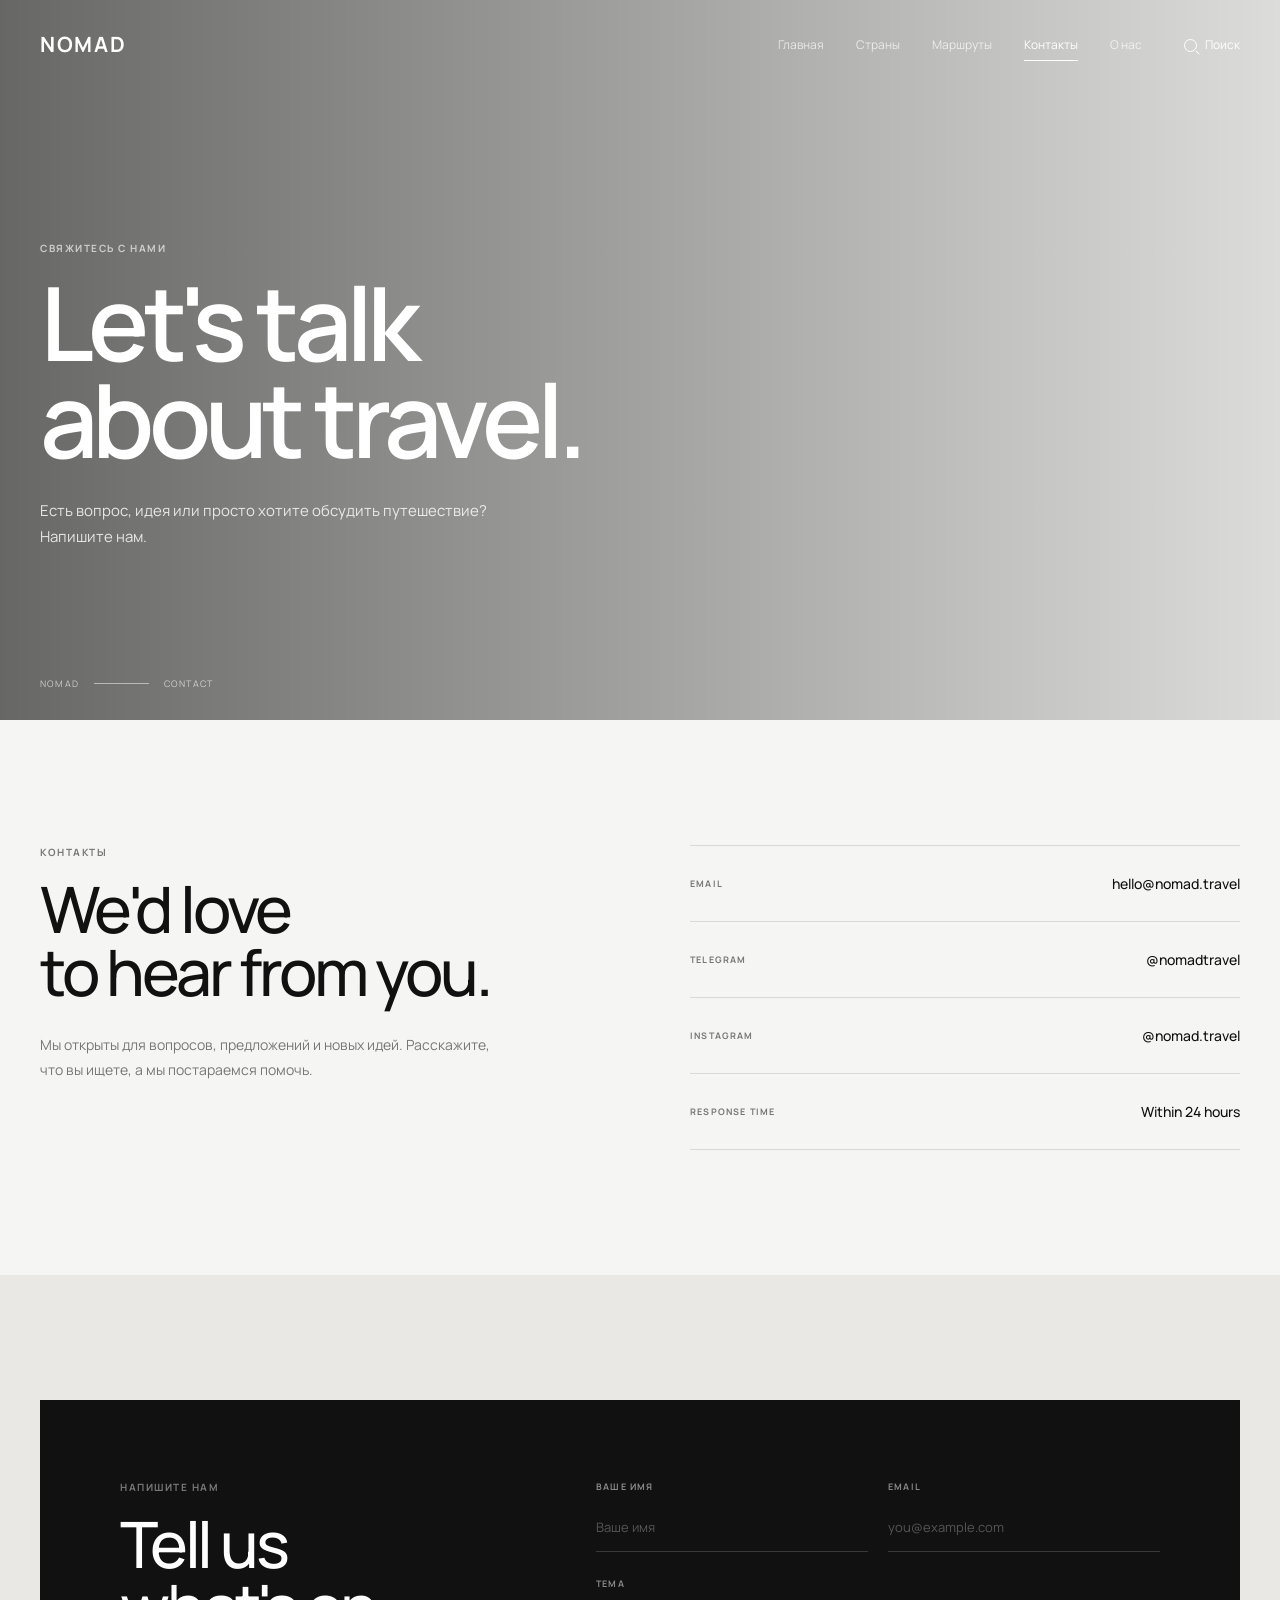
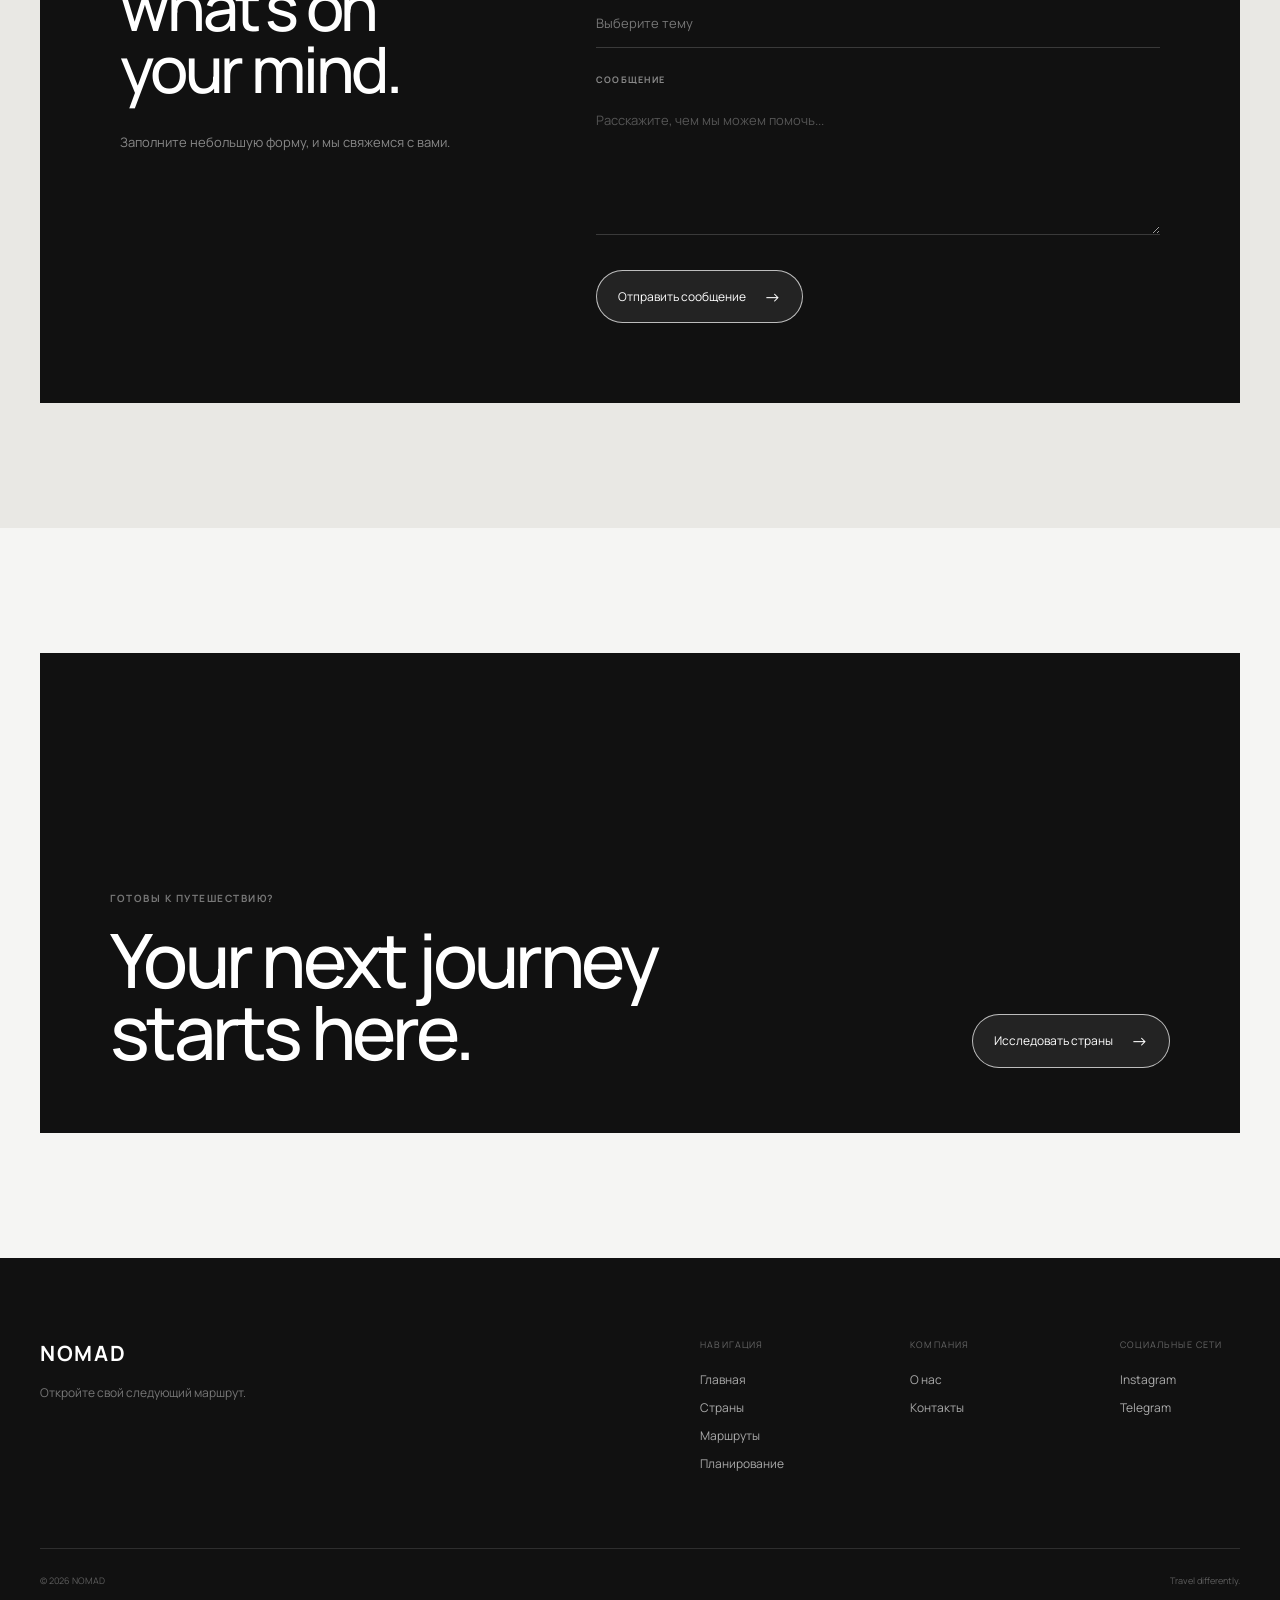
<file: contacts.html>
<!DOCTYPE html>
<html lang="ru">

<head>

    <meta charset="UTF-8">

    <meta
        name="viewport"
        content="width=device-width, initial-scale=1.0"
    >

    <meta
        name="description"
        content="NOMAD — свяжитесь с нами по вопросам путешествий, маршрутов и сотрудничества."
    >

    <title>NOMAD — Контакты</title>


    <!-- Google Font -->

    <link rel="preconnect" href="https://fonts.googleapis.com">

    <link
        rel="preconnect"
        href="https://fonts.gstatic.com"
        crossorigin
    >

    <link
        href="https://fonts.googleapis.com/css2?family=Manrope:wght@400;500;600;700&display=swap"
        rel="stylesheet"
    >


    <!-- Contacts CSS -->

    <link
        rel="stylesheet"
        href="css/contacts.css"
    >

</head>


<body>


    <!-- =========================================
         HEADER
    ========================================== -->

    <header class="header">

        <div class="container header__inner">


            <a
                href="index.html"
                class="logo"
            >
                NOMAD
            </a>


            <nav class="navigation">

                <a
                    href="index.html"
                    class="navigation__link"
                >
                    Главная
                </a>

                <a
                    href="countries.html"
                    class="navigation__link"
                >
                    Страны
                </a>

                <a
                    href="routes.html"
                    class="navigation__link"
                >
                    Маршруты
                </a>

                <a
                    href="contacts.html"
                    class="navigation__link active"
                >
                    Контакты
                </a>

                <a
                    href="about.html"
                    class="navigation__link"
                >
                    О нас
                </a>

                <a
                    href="search.html"
                    class="navigation__search"
                >
                    <span class="search-icon"></span>
                    Поиск
                </a>

            </nav>


            <!-- Mobile menu -->

            <button
                class="menu-button"
                type="button"
                aria-label="Открыть меню"
                aria-expanded="false"
            >

                <span></span>
                <span></span>
                <span></span>

            </button>

        </div>


        <!-- Mobile navigation -->

        <div class="mobile-navigation">

            <a href="index.html">
                Главная
            </a>

            <a href="countries.html">
                Страны
            </a>

            <a href="routes.html">
                Маршруты
            </a>

            <a href="contacts.html">
                Контакты
            </a>

            <a href="about.html">
                О нас
            </a>

            <a href="search.html">
                Поиск
            </a>

        </div>

    </header>



    <main>


        <!-- =========================================
             HERO
        ========================================== -->

        <section class="contact-hero">


            <div class="contact-hero__image"></div>

            <div class="contact-hero__overlay"></div>


            <div class="contact-hero__content">

                <div class="container">


                    <div class="contact-hero__text">

                        <span class="section-label">
                            СВЯЖИТЕСЬ С НАМИ
                        </span>


                        <h1>
                            Let's talk
                            <br>
                            about travel.
                        </h1>


                        <p>
                            Есть вопрос, идея или просто хотите
                            обсудить путешествие? Напишите нам.
                        </p>

                    </div>

                </div>

            </div>


            <div class="contact-hero__bottom">

                <div class="container contact-hero__bottom-inner">

                    <span>
                        NOMAD
                    </span>

                    <span class="hero-line"></span>

                    <span>
                        CONTACT
                    </span>

                </div>

            </div>


        </section>



        <!-- =========================================
             CONTACT INFORMATION
        ========================================== -->

        <section class="contact-info">

            <div class="container">


                <div class="contact-info__grid">


                    <!-- LEFT -->

                    <div class="contact-info__intro">

                        <span class="section-label">
                            КОНТАКТЫ
                        </span>


                        <h2>
                            We'd love
                            <br>
                            to hear from you.
                        </h2>


                        <p>
                            Мы открыты для вопросов, предложений
                            и новых идей. Расскажите, что вы ищете,
                            а мы постараемся помочь.
                        </p>

                    </div>



                    <!-- RIGHT -->

                    <div class="contact-details">


                        <div class="contact-detail">

                            <span class="contact-detail__label">
                                EMAIL
                            </span>

                            <a
                                href="mailto:hello@nomad.travel"
                                class="contact-detail__value"
                            >
                                hello@nomad.travel
                            </a>

                        </div>


                        <div class="contact-detail">

                            <span class="contact-detail__label">
                                TELEGRAM
                            </span>

                            <a
                                href="#"
                                class="contact-detail__value"
                            >
                                @nomadtravel
                            </a>

                        </div>


                        <div class="contact-detail">

                            <span class="contact-detail__label">
                                INSTAGRAM
                            </span>

                            <a
                                href="#"
                                class="contact-detail__value"
                            >
                                @nomad.travel
                            </a>

                        </div>


                        <div class="contact-detail">

                            <span class="contact-detail__label">
                                RESPONSE TIME
                            </span>

                            <span class="contact-detail__value">
                                Within 24 hours
                            </span>

                        </div>


                    </div>

                </div>

            </div>

        </section>



        <!-- =========================================
             CONTACT FORM
        ========================================== -->

        <section class="contact-form-section">

            <div class="container">


                <div class="contact-form-box">


                    <div class="contact-form-intro">

                        <span class="section-label">
                            НАПИШИТЕ НАМ
                        </span>


                        <h2>
                            Tell us
                            <br>
                            what's on your mind.
                        </h2>


                        <p>
                            Заполните небольшую форму,
                            и мы свяжемся с вами.
                        </p>

                    </div>



                    <form
                        class="contact-form"
                        id="contactForm"
                    >


                        <div class="form-row">


                            <div class="form-group">

                                <label for="name">
                                    Ваше имя
                                </label>

                                <input
                                    type="text"
                                    id="name"
                                    name="name"
                                    placeholder="Ваше имя"
                                    required
                                >

                            </div>


                            <div class="form-group">

                                <label for="email">
                                    Email
                                </label>

                                <input
                                    type="email"
                                    id="email"
                                    name="email"
                                    placeholder="you@example.com"
                                    required
                                >

                            </div>


                        </div>



                        <div class="form-group">

                            <label for="subject">
                                Тема
                            </label>

                            <select
                                id="subject"
                                name="subject"
                            >

                                <option value="">
                                    Выберите тему
                                </option>

                                <option value="route">
                                    Вопрос о маршруте
                                </option>

                                <option value="travel">
                                    Помощь с путешествием
                                </option>

                                <option value="cooperation">
                                    Сотрудничество
                                </option>

                                <option value="other">
                                    Другое
                                </option>

                            </select>

                        </div>



                        <div class="form-group">

                            <label for="message">
                                Сообщение
                            </label>

                            <textarea
                                id="message"
                                name="message"
                                rows="6"
                                placeholder="Расскажите, чем мы можем помочь..."
                                required
                            ></textarea>

                        </div>



                        <button
                            type="submit"
                            class="contact-form__button"
                        >

                            Отправить сообщение

                            <span>
                                →
                            </span>

                        </button>


                        <p
                            class="form-success"
                            id="formSuccess"
                        >
                            Спасибо! Ваше сообщение отправлено.
                        </p>


                    </form>

                </div>

            </div>

        </section>



        <!-- =========================================
             CTA
        ========================================== -->

        <section class="contact-cta">

            <div class="container">


                <div class="contact-cta__box">


                    <div>

                        <span class="section-label">
                            ГОТОВЫ К ПУТЕШЕСТВИЮ?
                        </span>


                        <h2>
                            Your next journey
                            <br>
                            starts here.
                        </h2>

                    </div>


                    <a
                        href="countries.html"
                        class="contact-cta__button"
                    >
                        Исследовать страны
                        <span>→</span>
                    </a>


                </div>

            </div>

        </section>


    </main>



    <!-- =========================================
         FOOTER
    ========================================== -->

    <footer class="footer">

        <div class="container">


            <div class="footer__top">


                <div class="footer__brand">

                    <a
                        href="index.html"
                        class="logo"
                    >
                        NOMAD
                    </a>


                    <p>
                        Откройте свой следующий маршрут.
                    </p>

                </div>



                <div class="footer__links">


                    <div class="footer__column">

                        <span>
                            Навигация
                        </span>

                        <a href="index.html">
                            Главная
                        </a>

                        <a href="countries.html">
                            Страны
                        </a>

                        <a href="routes.html">
                            Маршруты
                        </a>

                        <a href="plan.html">
                            Планирование
                        </a>

                    </div>



                    <div class="footer__column">

                        <span>
                            Компания
                        </span>

                        <a href="about.html">
                            О нас
                        </a>

                        <a href="contacts.html">
                            Контакты
                        </a>

                    </div>



                    <div class="footer__column">

                        <span>
                            Социальные сети
                        </span>

                        <a href="#">
                            Instagram
                        </a>

                        <a href="#">
                            Telegram
                        </a>

                    </div>


                </div>


            </div>



            <div class="footer__bottom">

                <span>
                    © 2026 NOMAD
                </span>

                <span>
                    Travel differently.
                </span>

            </div>


        </div>

    </footer>



    <!-- JavaScript -->

    <script src="js/contacts.js"></script>

</body>

</html>
</file>
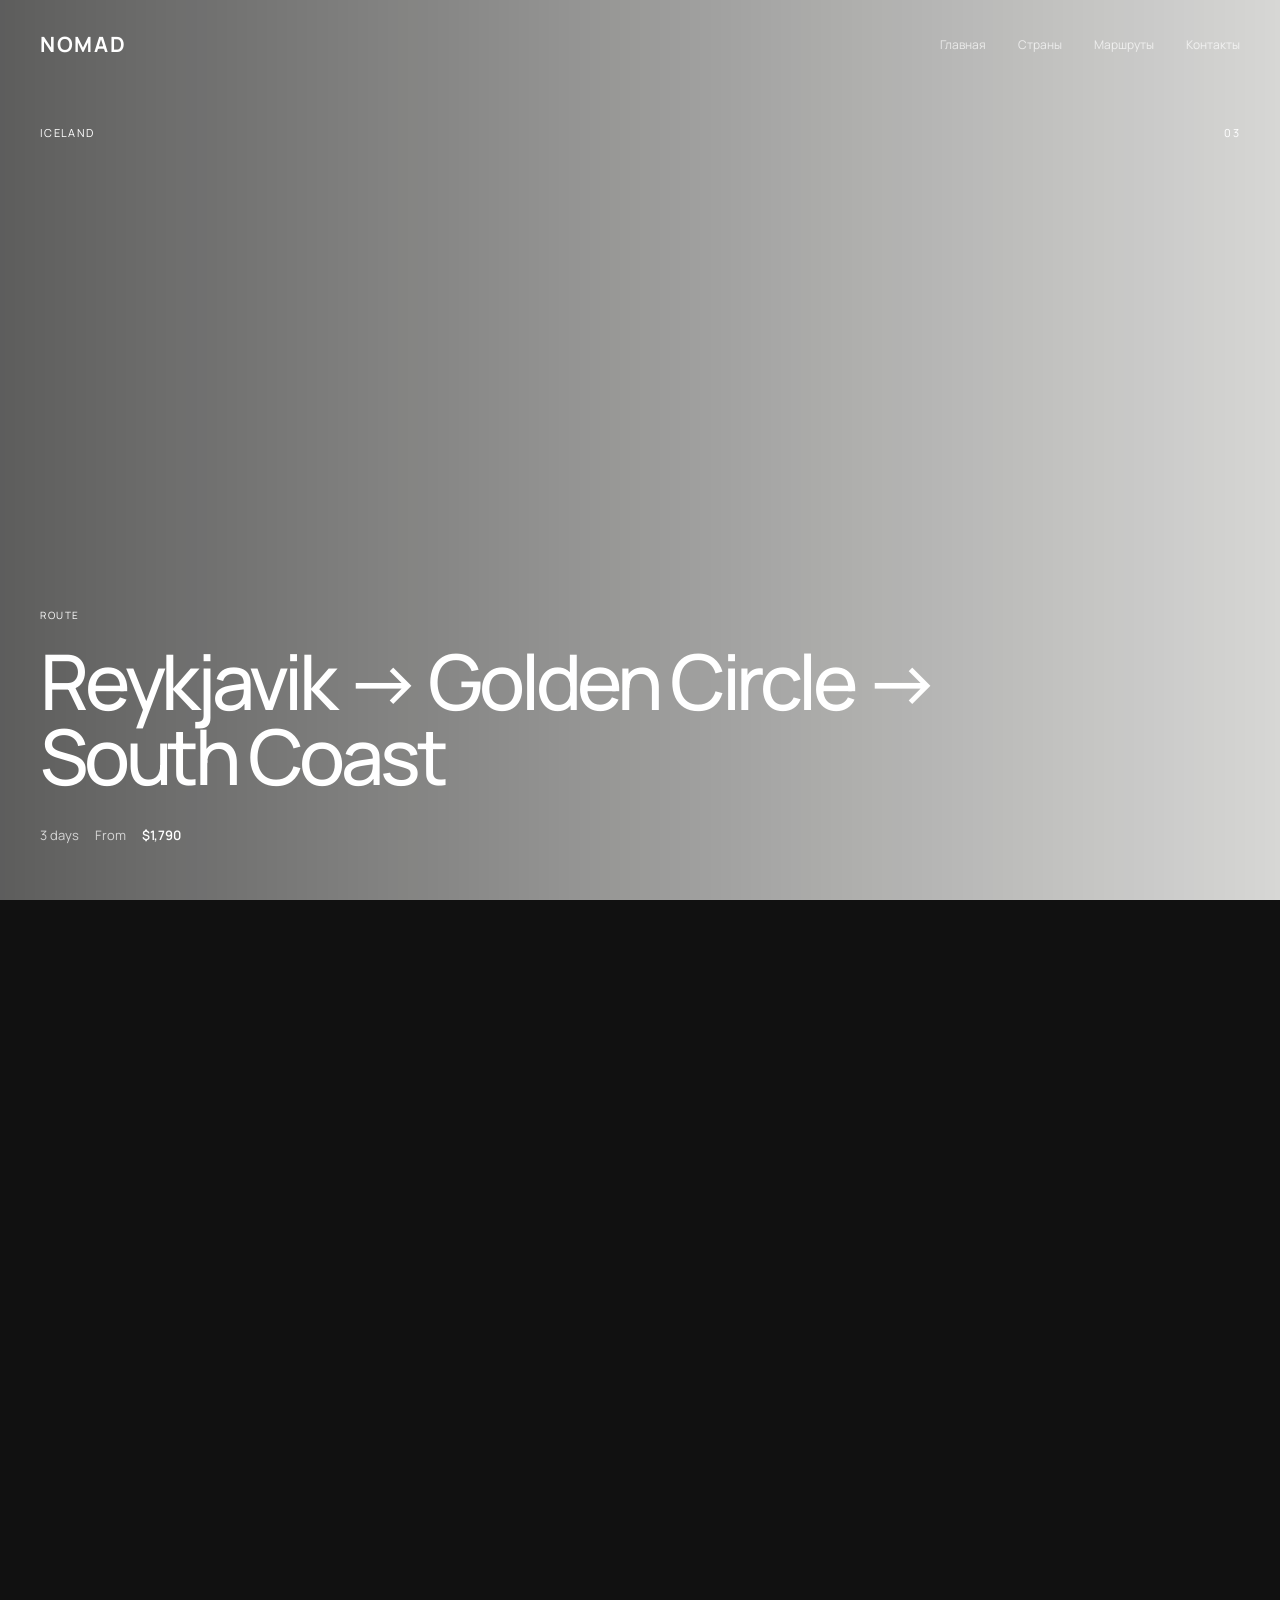
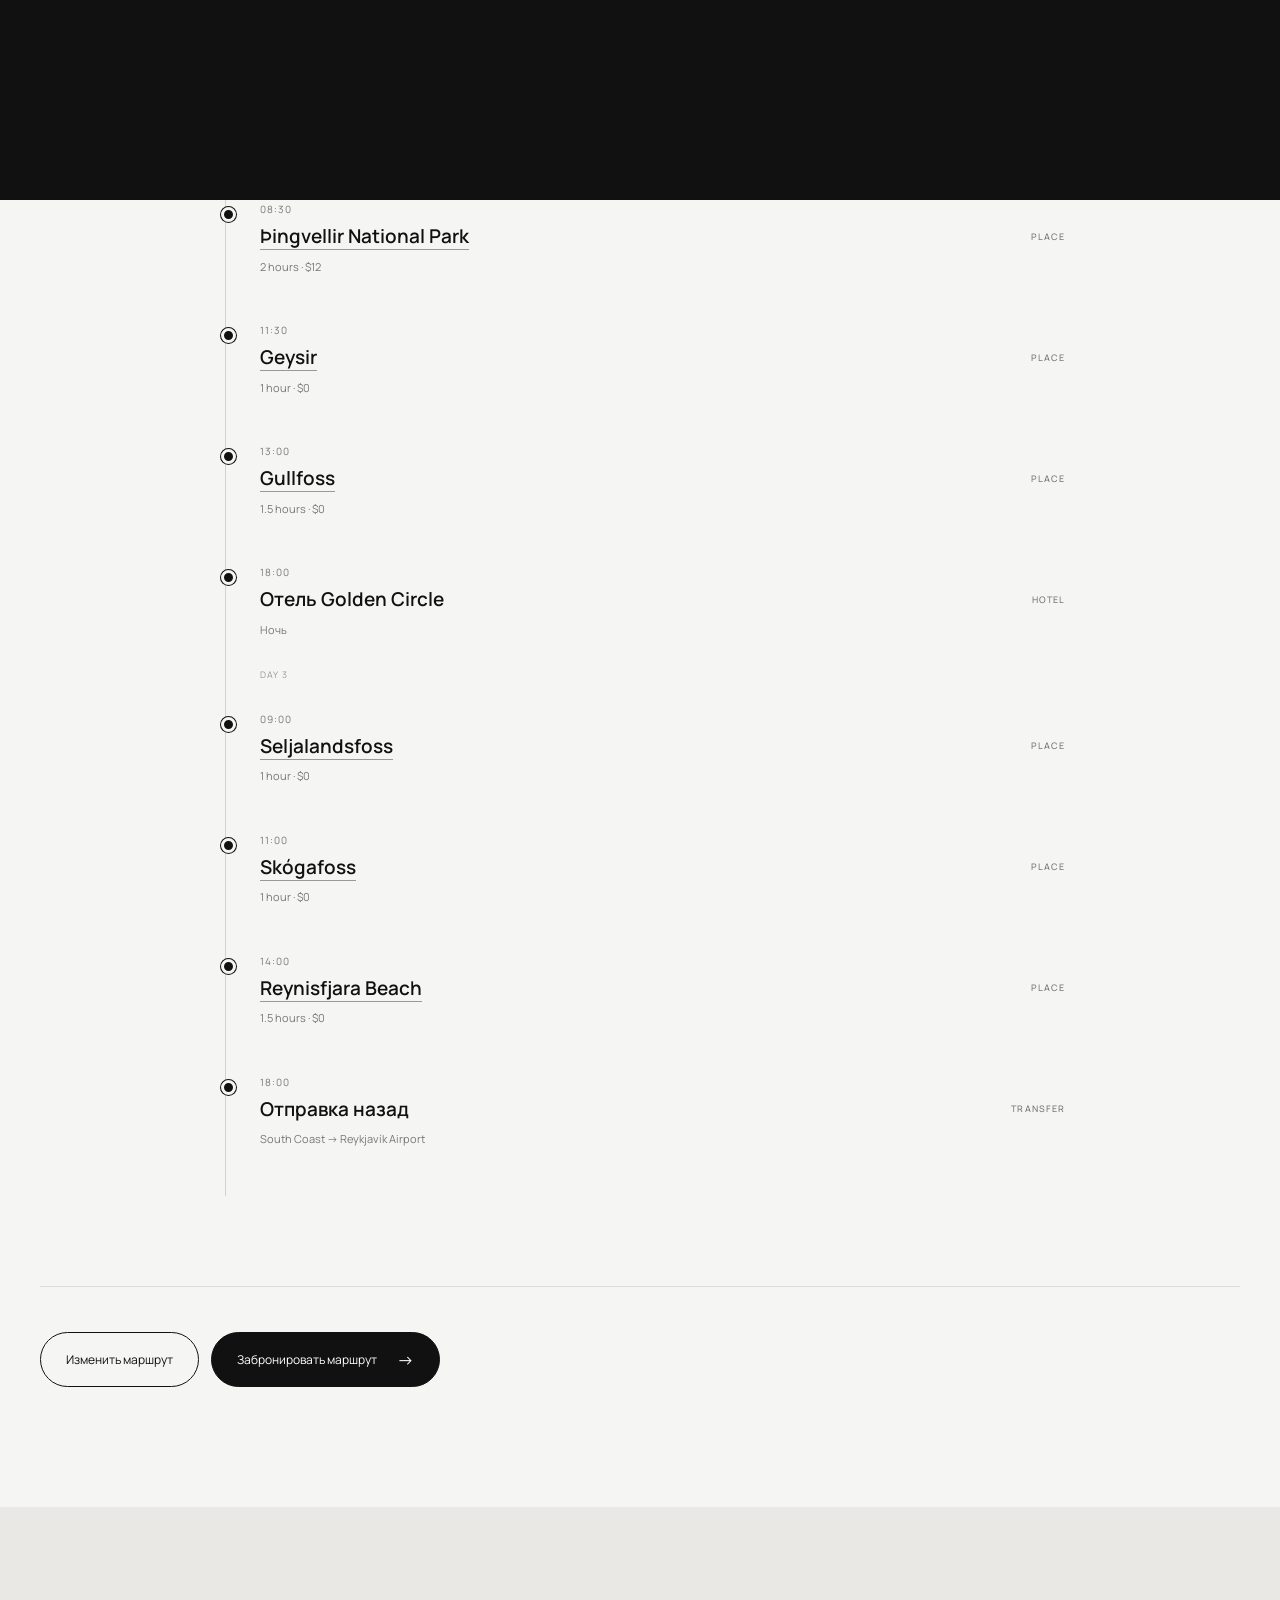
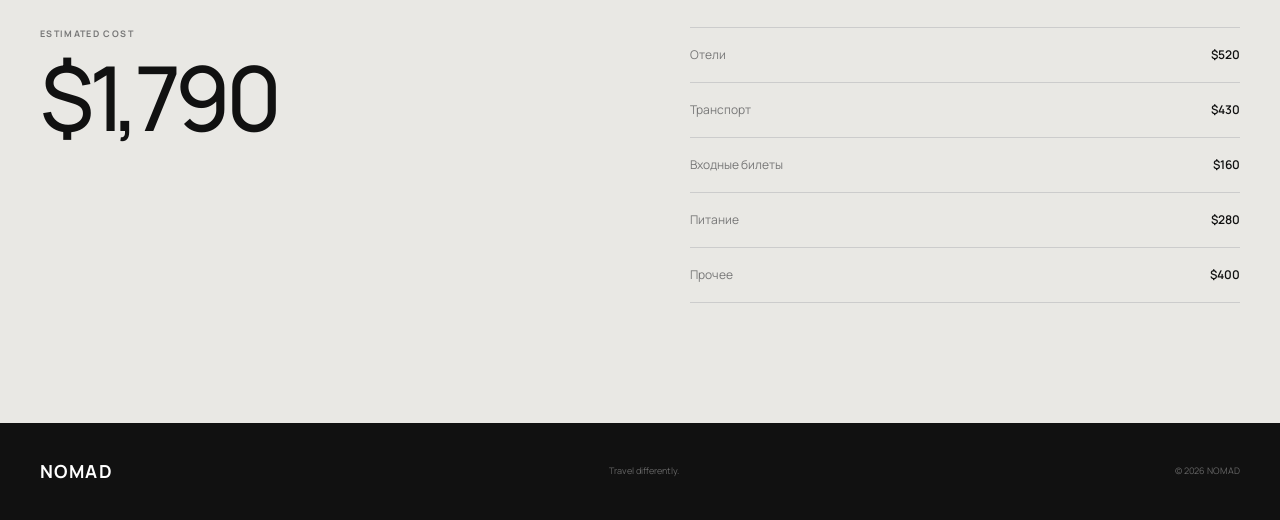
<file: iceland-route.html>
<!DOCTYPE html>
<html lang="ru">

<head>

    <meta charset="UTF-8">

    <meta
        name="viewport"
        content="width=device-width, initial-scale=1.0"
    >

    <meta
        name="description"
        content="Iceland — Reykjavik, Golden Circle и South Coast."
    >

    <title>Iceland — NOMAD</title>

    <link rel="preconnect" href="https://fonts.googleapis.com">

    <link
        rel="preconnect"
        href="https://fonts.gstatic.com"
        crossorigin
    >

    <link
        href="https://fonts.googleapis.com/css2?family=Manrope:wght@400;500;600;700&display=swap"
        rel="stylesheet"
    >

    <link
        rel="stylesheet"
        href="css/iceland-route.css"
    >

</head>


<body>


    <!-- PAGE TRANSITION -->

    <div class="page-transition"></div>


    <!-- HEADER -->

    <header class="header">

        <div class="container header__inner">

            <a
                href="index.html"
                class="logo page-link"
            >
                NOMAD
            </a>


            <nav class="navigation">

                <a
                    href="index.html"
                    class="navigation__link page-link"
                >
                    Главная
                </a>

                <a
                    href="countries.html"
                    class="navigation__link page-link"
                >
                    Страны
                </a>

                <a
                    href="routes.html"
                    class="navigation__link page-link"
                >
                    Маршруты
                </a>

                <a
                    href="contacts.html"
                    class="navigation__link page-link"
                >
                    Контакты
                </a>

            </nav>


            <button
                class="menu-button"
                type="button"
                aria-label="Открыть меню"
            >

                <span></span>
                <span></span>
                <span></span>

            </button>

        </div>


        <div class="mobile-navigation">

            <a href="index.html" class="page-link">
                Главная
            </a>

            <a href="countries.html" class="page-link">
                Страны
            </a>

            <a href="routes.html" class="page-link">
                Маршруты
            </a>

            <a href="contacts.html" class="page-link">
                Контакты
            </a>

        </div>

    </header>



    <main>


        <!-- HERO -->

        <section class="route-hero">

            <div class="route-hero__image"></div>

            <div class="route-hero__overlay"></div>


            <div class="container route-hero__content">

                <div class="route-hero__top">

                    <span>
                        Iceland
                    </span>

                    <span>
                        03
                    </span>

                </div>


                <div class="route-hero__bottom">

                    <span class="route-hero__label">
                        ROUTE
                    </span>

                    <h1>
                        Reykjavik → Golden Circle → South Coast
                    </h1>

                    <div class="route-hero__meta">

                        <span>
                            3 days
                        </span>

                        <span>
                            From
                        </span>

                        <strong>
                            $1,790
                        </strong>

                    </div>

                </div>

            </div>

        </section>



        <!-- ROUTE -->

        <section class="route-section">

            <div class="container">

                <div class="route-section__header">

                    <div>

                        <span class="section-label">
                            ITINERARY
                        </span>

                        <h2>
                            Iceland
                        </h2>

                    </div>


                    <div class="route-days">

                        <strong id="totalDays">
                            3
                        </strong>

                        <span>
                            DAYS
                        </span>

                    </div>

                </div>



                <!-- EDIT MODE -->

                <div
                    class="edit-panel"
                    id="editPanel"
                >

                    <div class="edit-panel__top">

                        <div>

                            <span class="section-label">
                                EDIT ROUTE
                            </span>

                            <h3>
                                Настройте маршрут
                            </h3>

                        </div>


                        <button
                            class="edit-close"
                            id="editClose"
                            type="button"
                        >
                            Готово
                        </button>

                    </div>


                    <div class="add-place">

                        <select id="placeSelect">

                            <option value="">
                                Выберите место
                            </option>

                        </select>


                        <button
                            id="addPlace"
                            type="button"
                        >
                            Добавить
                        </button>

                    </div>

                </div>



                <!-- TIMELINE -->

                <div
                    class="timeline"
                    id="timeline"
                >

                    <!-- JS -->
                    <!-- маршрут создаётся здесь -->

                </div>



                <!-- ACTIONS -->

                <div class="route-actions">

                    <button
                        class="route-action route-action--light"
                        id="editRoute"
                        type="button"
                    >
                        Изменить маршрут
                    </button>


                    <button
                        class="route-action route-action--dark"
                        id="bookRoute"
                        type="button"
                    >
                        Забронировать маршрут
                        <span>
                            →
                        </span>
                    </button>

                </div>

            </div>

        </section>



        <!-- PRICE -->

        <section class="price-section">

            <div class="container">

                <div class="price-section__inner">

                    <div>

                        <span class="section-label">
                            ESTIMATED COST
                        </span>

                        <h2>
                            $1,790
                        </h2>

                    </div>


                    <div class="price-list">

                        <div>
                            <span>
                                Отели
                            </span>

                            <strong>
                                $520
                            </strong>
                        </div>


                        <div>
                            <span>
                                Транспорт
                            </span>

                            <strong>
                                $430
                            </strong>
                        </div>


                        <div>
                            <span>
                                Входные билеты
                            </span>

                            <strong>
                                $160
                            </strong>
                        </div>


                        <div>
                            <span>
                                Питание
                            </span>

                            <strong>
                                $280
                            </strong>
                        </div>


                        <div>
                            <span>
                                Прочее
                            </span>

                            <strong>
                                $400
                            </strong>
                        </div>

                    </div>

                </div>

            </div>

        </section>


    </main>



    <!-- FOOTER -->

    <footer class="footer">

        <div class="container footer__inner">

            <a
                href="index.html"
                class="logo page-link"
            >
                NOMAD
            </a>

            <span>
                Travel differently.
            </span>

            <span>
                © 2026 NOMAD
            </span>

        </div>

    </footer>



    <script src="js/iceland-route.js"></script>

</body>

</html>
</file>
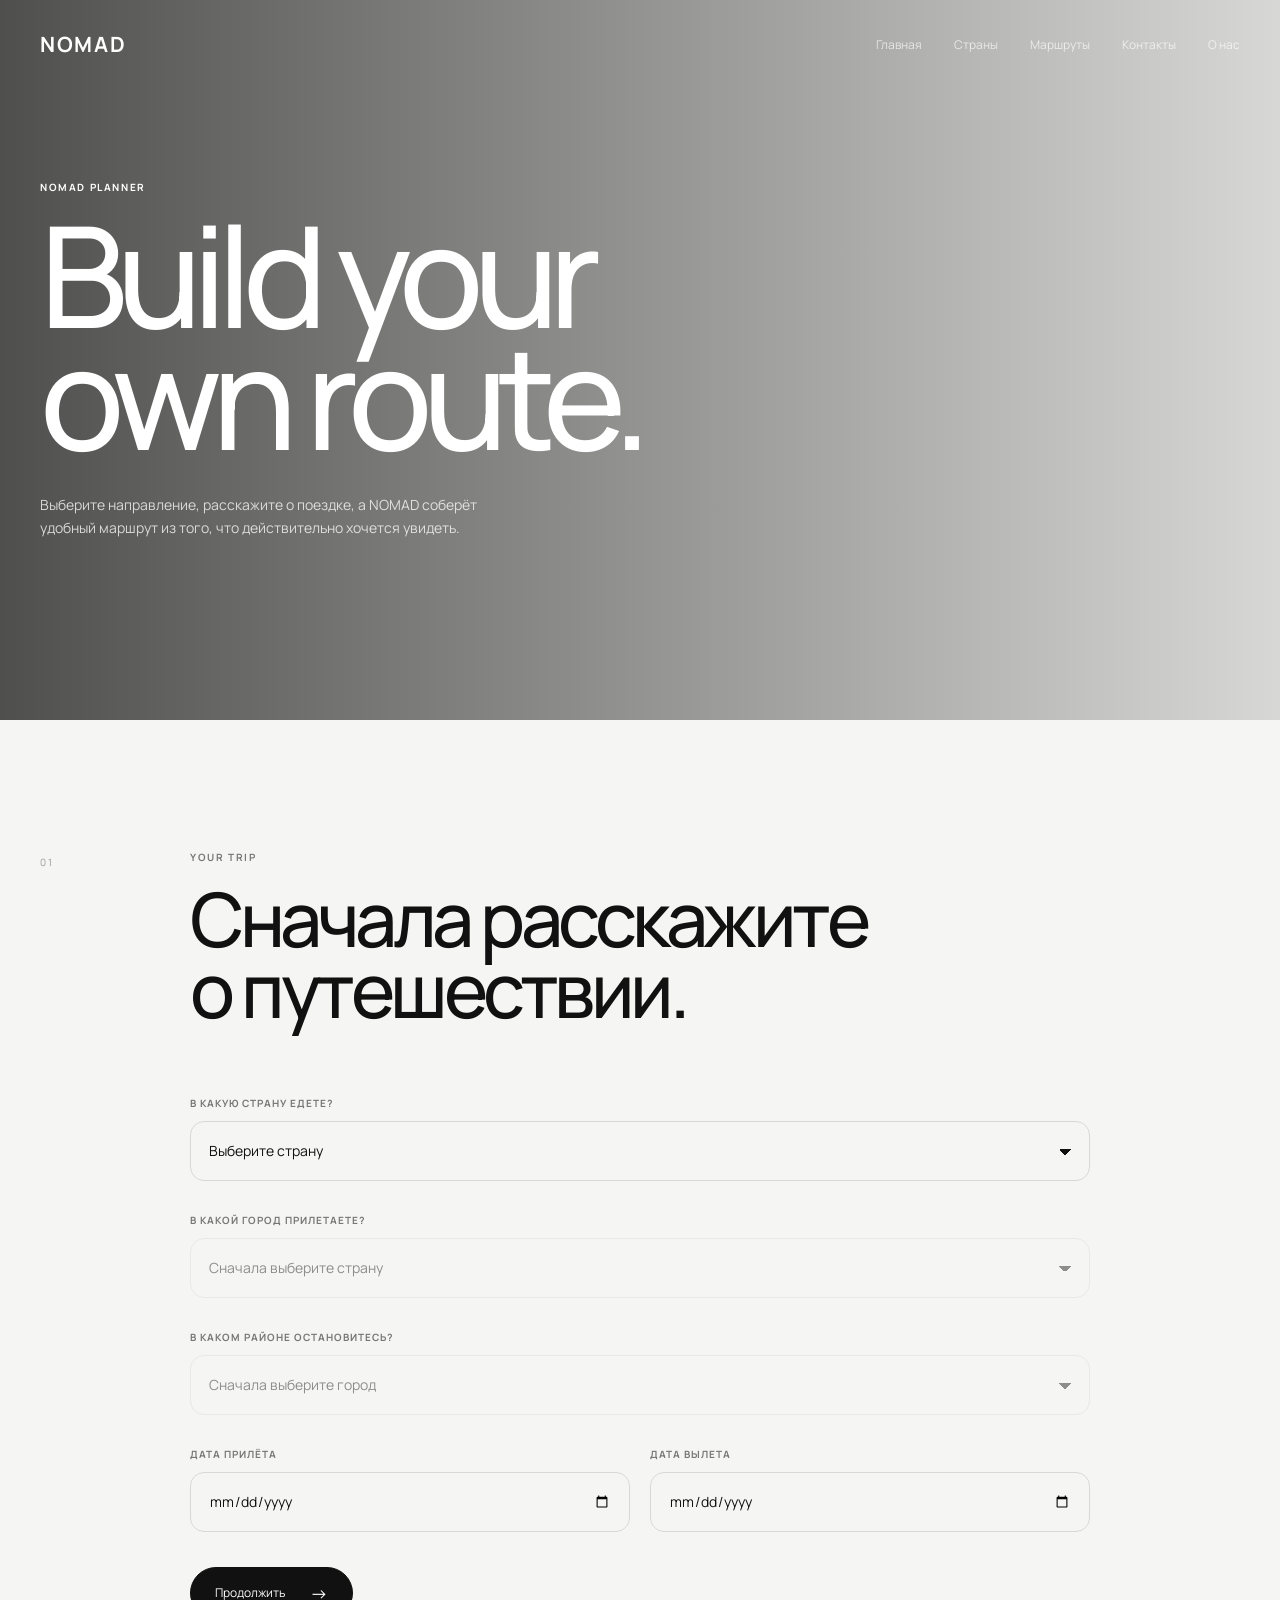
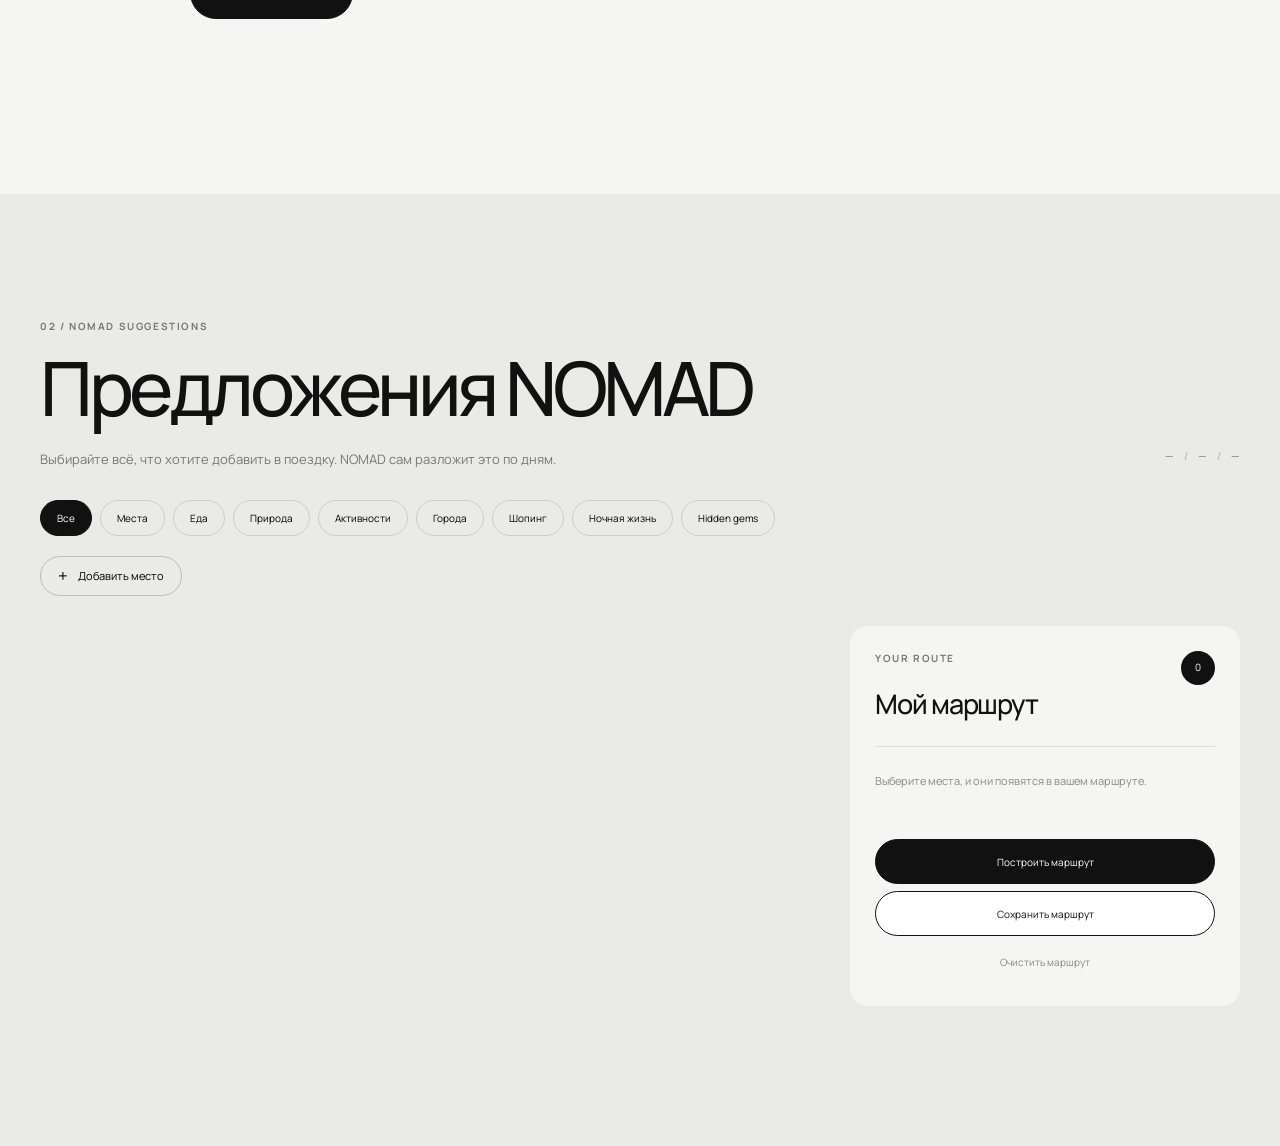
<file: planner.html>
<!DOCTYPE html>
<html lang="ru">

<head>
    <meta charset="UTF-8">

    <meta name="viewport" content="width=device-width, initial-scale=1.0">

    <meta
        name="description"
        content="NOMAD — создание персонального маршрута."
    >

    <title>Plan your trip — NOMAD</title>

    <link rel="preconnect" href="https://fonts.googleapis.com">

    <link
        rel="preconnect"
        href="https://fonts.gstatic.com"
        crossorigin
    >

    <link
        href="https://fonts.googleapis.com/css2?family=Manrope:wght@400;500;600;700&display=swap"
        rel="stylesheet"
    >

    <link rel="stylesheet" href="css/planner.css">
</head>

<body>

<header class="header">

    <div class="header__inner">

        <a href="index.html" class="logo">
            NOMAD
        </a>

        <nav class="navigation">

            <a href="index.html">Главная</a>
            <a href="countries.html">Страны</a>
            <a href="routes.html">Маршруты</a>
            <a href="contacts.html">Контакты</a>
            <a href="about.html">О нас</a>

        </nav>

        <button
            class="menu-button"
            type="button"
            aria-label="Открыть меню"
        >
            <span></span>
            <span></span>
            <span></span>
        </button>

    </div>

    <div class="mobile-navigation">

        <a href="index.html">Главная</a>
        <a href="countries.html">Страны</a>
        <a href="routes.html">Маршруты</a>
        <a href="contacts.html">Контакты</a>
        <a href="about.html">О нас</a>

    </div>

</header>


<main>

    <section class="planner-hero">

        <div class="planner-hero__content">

            <span class="eyebrow">
                NOMAD PLANNER
            </span>

            <h1>
                Build your<br>
                own route.
            </h1>

            <p>
                Выберите направление, расскажите о поездке,
                а NOMAD соберёт удобный маршрут из того,
                что действительно хочется увидеть.
            </p>

        </div>

    </section>


    <section class="setup-section">

        <div class="container">

            <div class="section-intro">

                <span class="section-number">
                    01
                </span>

                <div>

                    <span class="eyebrow dark">
                        YOUR TRIP
                    </span>

                    <h2>
                        Сначала расскажите<br>
                        о путешествии.
                    </h2>

                </div>

            </div>


            <div class="trip-form">

                <div class="form-group form-group--large">

                    <label for="country">
                        В какую страну едете?
                    </label>

                    <select id="country">

                        <option value="">
                            Выберите страну
                        </option>

                    </select>

                </div>


                <div class="form-group form-group--large">

                    <label for="city">
                        В какой город прилетаете?
                    </label>

                    <select id="city" disabled>

                        <option value="">
                            Сначала выберите страну
                        </option>

                    </select>

                </div>


                <div class="form-group form-group--large">

                    <label for="district">
                        В каком районе остановитесь?
                    </label>

                    <select id="district" disabled>

                        <option value="">
                            Сначала выберите город
                        </option>

                    </select>

                </div>


                <div class="form-row">

                    <div class="form-group">

                        <label for="arrival">
                            Дата прилёта
                        </label>

                        <input
                            type="date"
                            id="arrival"
                        >

                    </div>


                    <div class="form-group">

                        <label for="departure">
                            Дата вылета
                        </label>

                        <input
                            type="date"
                            id="departure"
                        >

                    </div>

                </div>


                <button
                    class="continue-button"
                    id="startPlanning"
                    type="button"
                >
                    Продолжить
                    <span>→</span>
                </button>


                <p
                    class="form-error"
                    id="formError"
                ></p>

            </div>

        </div>

    </section>


    <section
        class="activities-section"
        id="activitiesSection"
    >

        <div class="container">

            <div class="activities-header">

                <div>

                    <span class="eyebrow dark">
                        02 / NOMAD SUGGESTIONS
                    </span>

                    <h2>
                        Предложения NOMAD
                    </h2>

                    <p class="activities-subtitle">
                        Выбирайте всё, что хотите добавить
                        в поездку. NOMAD сам разложит это
                        по дням.
                    </p>

                </div>


                <div class="trip-summary">

                    <span id="summaryCountry">
                        —
                    </span>

                    <span class="summary-divider">
                        /
                    </span>

                    <span id="summaryCity">
                        —
                    </span>

                    <span class="summary-divider">
                        /
                    </span>

                    <span id="summaryDates">
                        —
                    </span>

                </div>

            </div>


            <div class="filters">

                <button
                    class="filter-button active"
                    data-category="all"
                    type="button"
                >
                    Все
                </button>

                <button
                    class="filter-button"
                    data-category="sightseeing"
                    type="button"
                >
                    Места
                </button>

                <button
                    class="filter-button"
                    data-category="food"
                    type="button"
                >
                    Еда
                </button>

                <button
                    class="filter-button"
                    data-category="nature"
                    type="button"
                >
                    Природа
                </button>

                <button
                    class="filter-button"
                    data-category="activity"
                    type="button"
                >
                    Активности
                </button>

                <button
                    class="filter-button"
                    data-category="city"
                    type="button"
                >
                    Города
                </button>

                <button
                    class="filter-button"
                    data-category="shopping"
                    type="button"
                >
                    Шопинг
                </button>

                <button
                    class="filter-button"
                    data-category="nightlife"
                    type="button"
                >
                    Ночная жизнь
                </button>

                <button
                    class="filter-button"
                    data-category="hidden"
                    type="button"
                >
                    Hidden gems
                </button>

            </div>


            <div class="planner-tools">

                <button
                    class="manual-place-button"
                    id="manualPlaceButton"
                    type="button"
                >
                    <span>+</span>
                    Добавить место
                </button>

                <div
                    class="manual-place-form"
                    id="manualPlaceForm"
                >

                    <input
                        type="text"
                        id="manualPlaceInput"
                        placeholder="Введите название места"
                    >

                    <select id="manualPlaceCategory">

                        <option value="sightseeing">
                            Место
                        </option>

                        <option value="food">
                            Еда
                        </option>

                        <option value="nature">
                            Природа
                        </option>

                        <option value="activity">
                            Активность
                        </option>

                        <option value="nightlife">
                            Ночная жизнь
                        </option>

                        <option value="shopping">
                            Шопинг
                        </option>

                    </select>

                    <button
                        id="addManualPlace"
                        type="button"
                    >
                        Добавить
                    </button>

                </div>

            </div>


            <div class="activities-layout">

                <div
                    class="activities-grid"
                    id="activitiesGrid"
                ></div>


                <aside class="route-panel">

                    <div class="route-panel__top">

                        <div>

                            <span class="eyebrow dark">
                                YOUR ROUTE
                            </span>

                            <h3>
                                Мой маршрут
                            </h3>

                        </div>

                        <span
                            class="route-count"
                            id="routeCount"
                        >
                            0
                        </span>

                    </div>


                    <div
                        class="route-info"
                        id="routeInfo"
                    >
                        Выберите места, и они появятся
                        в вашем маршруте.
                    </div>


                    <div
                        class="route-days"
                        id="routeDays"
                    ></div>


                    <div class="route-panel__bottom">

                        <button
                            class="optimize-button"
                            id="optimizeButton"
                            type="button"
                        >
                            Построить маршрут
                        </button>

                        <button
                            class="save-route-button"
                            id="saveRouteButton"
                            type="button"
                        >
                            Сохранить маршрут
                        </button>

                        <button
                            class="clear-button"
                            id="clearButton"
                            type="button"
                        >
                            Очистить маршрут
                        </button>

                    </div>

                </aside>

            </div>

        </div>

    </section>


    <section
        class="ready-route-section"
        id="readyRouteSection"
    >

        <div class="container">

            <div class="ready-route-header">

                <div>

                    <span class="eyebrow dark">
                        03 / YOUR JOURNEY
                    </span>

                    <h2>
                        Готовый маршрут
                    </h2>

                    <p id="readyRouteDescription">
                        —
                    </p>

                </div>

                <button
                    class="ready-save-button"
                    id="readySaveButton"
                    type="button"
                >
                    Сохранить маршрут
                </button>

            </div>


            <div
                class="ready-route-days"
                id="readyRouteDays"
            ></div>

        </div>

    </section>

</main>


<div
    class="mobile-route-bar"
    id="mobileRouteBar"
>

    <div>

        <span>
            МОЙ МАРШРУТ
        </span>

        <strong id="mobileRouteCount">
            0 мест
        </strong>

    </div>

    <button
        id="mobileRouteButton"
        type="button"
    >
        Открыть
    </button>

</div>


<div
    class="route-modal"
    id="routeModal"
    aria-hidden="true"
>

    <div class="route-modal__overlay"></div>

    <div class="route-modal__window">

        <button
            class="route-modal__close"
            id="routeModalClose"
            type="button"
        >
            ×
        </button>

        <div class="route-modal__header">

            <span class="eyebrow dark">
                YOUR JOURNEY
            </span>

            <h2>
                Ваш маршрут
            </h2>

            <p id="modalRouteDescription">
                —
            </p>

            <button
                class="modal-save-button"
                id="modalSaveButton"
                type="button"
            >
                Сохранить маршрут
            </button>

        </div>


        <div
            class="modal-route-days"
            id="modalRouteDays"
        ></div>

    </div>

</div>


<script src="js/planner.js"></script>

</body>

</html>
</file>
<file: css/contacts.css>
/* =========================================
   RESET
========================================= */

* {
    margin: 0;
    padding: 0;
    box-sizing: border-box;
}


html {
    scroll-behavior: smooth;
}


body {
    font-family: "Manrope", sans-serif;

    background: #f5f5f3;

    color: #111111;

    line-height: 1.5;

    overflow-x: hidden;
}


body.menu-open {
    overflow: hidden;
}


a {
    color: inherit;
    text-decoration: none;
}


button,
input,
textarea,
select {
    font-family: inherit;
}


button {
    cursor: pointer;
}


:root {

    --black: #111111;

    --white: #ffffff;

    --gray: #777777;

    --background: #f5f5f3;

    --light: #e9e8e4;

    --border: #d9d9d5;

    --transition: 0.35s ease;

    --container: 1320px;
}


.container {

    width:
        min(
            calc(100% - 80px),
            var(--container)
        );

    margin: 0 auto;
}



/* =========================================
   HEADER
========================================= */

.header {

    position: absolute;

    top: 0;
    left: 0;

    z-index: 100;

    width: 100%;

    color: white;
}


.header__inner {

    height: 90px;

    display: flex;

    align-items: center;

    justify-content: space-between;
}


.logo {

    font-size: 21px;

    font-weight: 700;

    letter-spacing: 0.08em;
}


.navigation {

    display: flex;

    align-items: center;

    gap: 32px;

    font-size: 12px;
}


.navigation__link {

    position: relative;

    opacity: 0.72;

    transition:
        opacity var(--transition);
}


.navigation__link:hover,
.navigation__link.active {

    opacity: 1;
}


.navigation__link::after {

    content: "";

    position: absolute;

    left: 0;
    bottom: -7px;

    width: 0;
    height: 1px;

    background: white;

    transition:
        width var(--transition);
}


.navigation__link:hover::after,
.navigation__link.active::after {

    width: 100%;
}


.navigation__search {

    display: flex;

    align-items: center;

    gap: 8px;

    margin-left: 10px;

    font-size: 12px;
}


.search-icon {

    width: 13px;
    height: 13px;

    position: relative;

    border: 1px solid white;

    border-radius: 50%;
}


.search-icon::after {

    content: "";

    position: absolute;

    right: -4px;
    bottom: -2px;

    width: 5px;
    height: 1px;

    background: white;

    transform: rotate(45deg);
}



/* =========================================
   MOBILE MENU
========================================= */

.menu-button {

    display: none;

    width: 35px;
    height: 35px;

    border: none;

    background: transparent;

    flex-direction: column;

    align-items: flex-end;

    justify-content: center;

    gap: 5px;
}


.menu-button span {

    width: 24px;
    height: 1px;

    background: white;

    transition:
        transform var(--transition),
        opacity var(--transition);
}


.menu-button span:nth-child(2) {
    width: 17px;
}


.menu-button.active span:nth-child(1) {

    transform:
        translateY(6px)
        rotate(45deg);
}


.menu-button.active span:nth-child(2) {
    opacity: 0;
}


.menu-button.active span:nth-child(3) {

    width: 24px;

    transform:
        translateY(-6px)
        rotate(-45deg);
}


.mobile-navigation {

    display: none;
}



/* =========================================
   HERO
========================================= */

.contact-hero {

    position: relative;

    height: 720px;

    color: white;

    overflow: hidden;
}


.contact-hero__image {

    position: absolute;

    inset: 0;

    background-image:
        url(
            "https://images.unsplash.com/photo-1469474968028-56623f02e42e?auto=format&fit=crop&w=2200&q=90"
        );

    background-position: center;

    background-size: cover;

    transform: scale(1.03);

    transition:
        transform 1.2s ease;
}


.contact-hero__overlay {

    position: absolute;

    inset: 0;

    background:
        linear-gradient(
            90deg,
            rgba(0,0,0,0.58),
            rgba(0,0,0,0.10)
        );
}


.contact-hero__content {

    position: relative;

    z-index: 2;

    height: 100%;

    display: flex;

    align-items: center;
}


.contact-hero__text {

    max-width: 850px;

    padding-top: 70px;
}


.section-label {

    display: block;

    margin-bottom: 18px;

    font-size: 10px;

    font-weight: 700;

    letter-spacing: 0.15em;

    text-transform: uppercase;

    color: #777;
}


.contact-hero .section-label {

    color:
        rgba(255,255,255,0.65);
}


.contact-hero h1 {

    font-size:
        clamp(58px, 8vw, 105px);

    line-height: 0.95;

    letter-spacing: -0.055em;

    font-weight: 600;
}


.contact-hero__text p {

    max-width: 500px;

    margin-top: 30px;

    font-size: 15px;

    line-height: 1.7;

    color:
        rgba(255,255,255,0.82);
}


.contact-hero__bottom {

    position: absolute;

    z-index: 3;

    left: 0;
    bottom: 30px;

    width: 100%;
}


.contact-hero__bottom-inner {

    display: flex;

    align-items: center;

    gap: 15px;

    font-size: 9px;

    text-transform: uppercase;

    letter-spacing: 0.13em;

    color:
        rgba(255,255,255,0.65);
}


.hero-line {

    width: 55px;

    height: 1px;

    background:
        rgba(255,255,255,0.5);
}



/* =========================================
   CONTACT INFO
========================================= */

.contact-info {

    padding:
        125px 0;

    background:
        var(--background);
}


.contact-info__grid {

    display: grid;

    grid-template-columns:
        1fr 1fr;

    gap: 100px;
}


.contact-info__intro h2 {

    font-size:
        clamp(42px, 5vw, 68px);

    line-height: 0.98;

    letter-spacing: -0.05em;

    font-weight: 500;
}


.contact-info__intro p {

    max-width: 470px;

    margin-top: 30px;

    font-size: 14px;

    line-height: 1.75;

    color: var(--gray);
}


.contact-details {

    border-top:
        1px solid var(--border);
}


.contact-detail {

    display: flex;

    align-items: center;

    justify-content: space-between;

    gap: 30px;

    padding:
        27px 0;

    border-bottom:
        1px solid var(--border);
}


.contact-detail__label {

    font-size: 9px;

    font-weight: 700;

    letter-spacing: 0.13em;

    color: var(--gray);
}


.contact-detail__value {

    font-size: 14px;

    font-weight: 500;

    text-align: right;

    transition:
        opacity var(--transition);
}


a.contact-detail__value:hover {

    opacity: 0.5;
}



/* =========================================
   FORM SECTION
========================================= */

.contact-form-section {

    padding:
        125px 0;

    background:
        #e9e8e4;
}


.contact-form-box {

    display: grid;

    grid-template-columns:
        0.8fr 1.2fr;

    gap: 100px;

    padding:
        80px;

    background:
        var(--black);

    color: white;
}


.contact-form-intro h2 {

    font-size:
        clamp(42px, 5vw, 65px);

    line-height: 0.98;

    letter-spacing: -0.05em;

    font-weight: 500;
}


.contact-form-intro .section-label {

    color: #777;
}


.contact-form-intro p {

    max-width: 340px;

    margin-top: 30px;

    font-size: 13px;

    line-height: 1.7;

    color: #888;
}



/* =========================================
   FORM
========================================= */

.contact-form {

    width: 100%;
}


.form-row {

    display: grid;

    grid-template-columns:
        1fr 1fr;

    gap: 20px;
}


.form-group {

    display: flex;

    flex-direction: column;

    margin-bottom: 25px;
}


.form-group label {

    margin-bottom: 9px;

    font-size: 9px;

    font-weight: 700;

    letter-spacing: 0.13em;

    text-transform: uppercase;

    color: #888;
}


.form-group input,
.form-group textarea,
.form-group select {

    width: 100%;

    padding:
        15px 0;

    border: none;

    border-bottom:
        1px solid #3a3a3a;

    outline: none;

    background: transparent;

    color: white;

    font-size: 13px;

    border-radius: 0;

    transition:
        border-color var(--transition);
}


.form-group input::placeholder,
.form-group textarea::placeholder {

    color: #555;
}


.form-group input:focus,
.form-group textarea:focus,
.form-group select:focus {

    border-bottom-color:
        white;
}


.form-group select {

    appearance: none;

    cursor: pointer;

    color: #777;

    background:
        transparent;
}


.form-group select option {

    background:
        #111111;

    color: white;
}


.form-group textarea {

    resize: vertical;

    min-height: 130px;
}


.contact-form__button {

    display: inline-flex;

    align-items: center;

    justify-content: center;

    gap: 18px;

    margin-top: 10px;

    padding:
        14px 21px;

    border:
        1px solid rgba(255,255,255,0.7);

    border-radius: 100px;

    background:
        rgba(255,255,255,0.08);

    color: white;

    font-size: 12px;

    transition:
        background var(--transition),
        color var(--transition),
        transform var(--transition);
}


.contact-form__button span {

    font-size: 17px;

    transition:
        transform var(--transition);
}


.contact-form__button:hover {

    background: white;

    color: black;

    transform:
        translateY(-2px);
}


.contact-form__button:hover span {

    transform:
        translateX(3px);
}


.form-success {

    display: none;

    margin-top: 18px;

    font-size: 12px;

    color: #aaa;
}


.form-success.show {
    display: block;
}



/* =========================================
   CTA
========================================= */

.contact-cta {

    padding:
        125px 0;

    background:
        var(--background);
}


.contact-cta__box {

    min-height: 480px;

    display: flex;

    align-items: flex-end;

    justify-content: space-between;

    gap: 60px;

    padding:
        65px 70px;

    background:
        #111111;

    color: white;
}


.contact-cta h2 {

    font-size:
        clamp(45px, 6vw, 75px);

    line-height: 0.96;

    letter-spacing: -0.05em;

    font-weight: 500;
}


.contact-cta .section-label {

    color: #777;
}


.contact-cta__button {

    flex-shrink: 0;

    display: inline-flex;

    align-items: center;

    justify-content: center;

    gap: 18px;

    padding:
        13px 21px;

    border:
        1px solid rgba(255,255,255,0.7);

    border-radius: 100px;

    background:
        rgba(255,255,255,0.08);

    font-size: 12px;

    transition:
        background var(--transition),
        color var(--transition),
        transform var(--transition);
}


.contact-cta__button span {

    font-size: 17px;

    transition:
        transform var(--transition);
}


.contact-cta__button:hover {

    background: white;

    color: black;

    transform:
        translateY(-2px);
}


.contact-cta__button:hover span {

    transform:
        translateX(3px);
}



/* =========================================
   FOOTER
========================================= */

.footer {

    padding:
        80px 0 30px;

    background:
        var(--black);

    color: white;
}


.footer__top {

    display: flex;

    justify-content: space-between;

    gap: 80px;

    padding-bottom: 75px;
}


.footer__brand p {

    margin-top: 15px;

    font-size: 12px;

    color: #777;
}


.footer__links {

    display: flex;

    gap: 90px;
}


.footer__column {

    display: flex;

    flex-direction: column;

    gap: 10px;

    min-width: 120px;
}


.footer__column span {

    margin-bottom: 10px;

    font-size: 9px;

    letter-spacing: 0.13em;

    text-transform: uppercase;

    color: #666;
}


.footer__column a {

    font-size: 12px;

    color: #aaa;

    transition:
        color var(--transition);
}


.footer__column a:hover {
    color: white;
}


.footer__bottom {

    display: flex;

    justify-content: space-between;

    padding-top: 25px;

    border-top:
        1px solid #2e2e2e;

    font-size: 9px;

    color: #5e5e5e;
}



/* =========================================
   TABLET
========================================= */

@media (max-width: 1000px) {

    .container {
        width: calc(100% - 50px);
    }


    .navigation {
        display: none;
    }


    .menu-button {
        display: flex;
    }


    .mobile-navigation {

        position: fixed;

        inset: 0;

        z-index: -1;

        display: flex;

        flex-direction: column;

        justify-content: center;

        gap: 25px;

        padding:
            100px 25px 40px;

        background:
            var(--black);

        opacity: 0;

        visibility: hidden;

        transform:
            translateY(-10px);

        transition:
            opacity var(--transition),
            visibility var(--transition),
            transform var(--transition);
    }


    .mobile-navigation.open {

        opacity: 1;

        visibility: visible;

        transform:
            translateY(0);
    }


    .mobile-navigation a {

        font-size: 34px;

        font-weight: 500;

        letter-spacing: -0.04em;
    }


    .contact-info__grid {

        grid-template-columns: 1fr;

        gap: 70px;
    }


    .contact-form-box {

        grid-template-columns: 1fr;

        gap: 60px;

        padding: 60px 50px;
    }


    .contact-cta__box {

        align-items: flex-start;

        flex-direction: column;

        justify-content: space-between;
    }


    .footer__top {
        flex-direction: column;
    }

}



/* =========================================
   MOBILE
========================================= */

@media (max-width: 650px) {

    .container {
        width: calc(100% - 30px);
    }


    .header__inner {
        height: 75px;
    }


    .logo {
        font-size: 19px;
    }


    .contact-hero {

        height: 700px;
    }


    .contact-hero__text {

        padding-top: 60px;
    }


    .contact-hero h1 {

        font-size:
            clamp(51px, 15vw, 70px);
    }


    .contact-hero__text p {

        max-width: 350px;

        margin-top: 25px;

        font-size: 14px;
    }


    .contact-info {

        padding:
            80px 0;
    }


    .contact-info__grid {

        gap: 55px;
    }


    .contact-info__intro h2 {

        font-size: 45px;
    }


    .contact-detail {

        align-items: flex-start;

        flex-direction: column;

        gap: 8px;

        padding: 22px 0;
    }


    .contact-detail__value {

        text-align: left;

        font-size: 13px;
    }


    .contact-form-section {

        padding:
            70px 0;
    }


    .contact-form-box {

        gap: 50px;

        padding:
            50px 25px;
    }


    .contact-form-intro h2 {

        font-size: 45px;
    }


    .form-row {

        grid-template-columns: 1fr;

        gap: 0;
    }


    .contact-cta {

        padding:
            70px 0;
    }


    .contact-cta__box {

        min-height: 500px;

        padding:
            50px 25px;
    }


    .contact-cta h2 {

        font-size: 48px;
    }


    .footer {

        padding:
            65px 0 25px;
    }


    .footer__top {

        padding-bottom: 55px;
    }


    .footer__links {

        display: grid;

        grid-template-columns:
            1fr 1fr;

        gap: 40px 20px;
    }


    .footer__column:last-child {

        grid-column:
            span 2;
    }


    .footer__bottom {

        flex-direction: column;

        gap: 10px;
    }

}



/* =========================================
   SMALL PHONES
========================================= */

@media (max-width: 400px) {

    .contact-hero {

        height: 650px;
    }


    .contact-hero h1 {
        font-size: 49px;
    }


    .contact-info__intro h2,
    .contact-form-intro h2 {
        font-size: 42px;
    }


    .contact-cta h2 {
        font-size: 45px;
    }

}
</file>
<file: css/iceland-route.css>
* {
    margin: 0;
    padding: 0;
    box-sizing: border-box;
}


:root {

    --black: #111111;
    --white: #ffffff;
    --gray: #777777;
    --light: #f5f5f3;
    --border: #ddddda;

    --container: 1320px;

    --transition: 0.35s ease;
}


html {
    scroll-behavior: smooth;
}


body {

    font-family: "Manrope", sans-serif;

    background: var(--light);

    color: var(--black);

    line-height: 1.5;

    overflow-x: hidden;

    opacity: 0;

    animation:
        pageEnter 0.8s ease forwards;
}


@keyframes pageEnter {

    from {
        opacity: 0;
    }

    to {
        opacity: 1;
    }
}


body.leaving {

    animation:
        pageLeave 0.55s ease forwards;
}


@keyframes pageLeave {

    from {
        opacity: 1;
    }

    to {
        opacity: 0;
    }
}


a {
    color: inherit;
    text-decoration: none;
}


button,
select {

    font-family: inherit;
}


button {
    cursor: pointer;
}


.container {

    width:
        min(
            calc(100% - 80px),
            var(--container)
        );

    margin: 0 auto;
}



/* PAGE TRANSITION */

.page-transition {

    position: fixed;

    inset: 0;

    z-index: 9999;

    background: var(--black);

    pointer-events: none;

    transform:
        translateY(100%);

    transition:
        transform 0.65s cubic-bezier(.76,0,.24,1);
}


.page-transition.active {

    transform:
        translateY(0);
}



/* HEADER */

.header {

    position: absolute;

    top: 0;
    left: 0;

    width: 100%;

    z-index: 100;

    color: white;
}


.header__inner {

    height: 90px;

    display: flex;

    align-items: center;

    justify-content: space-between;
}


.logo {

    font-size: 21px;

    font-weight: 700;

    letter-spacing: 0.08em;
}


.navigation {

    display: flex;

    align-items: center;

    gap: 32px;

    font-size: 12px;
}


.navigation__link {

    opacity: 0.7;

    transition:
        opacity var(--transition);
}


.navigation__link:hover {

    opacity: 1;
}


.menu-button {

    display: none;

    border: none;

    background: transparent;

    width: 35px;
    height: 35px;

    flex-direction: column;

    align-items: flex-end;

    justify-content: center;

    gap: 5px;
}


.menu-button span {

    width: 24px;
    height: 1px;

    background: white;
}


.mobile-navigation {

    display: none;
}



/* HERO */

.route-hero {

    position: relative;

    height: 100vh;

    min-height: 700px;

    color: white;

    overflow: hidden;
}


.route-hero__image {

    position: absolute;

    inset: 0;

    background-image:
        url(
            "https://images.unsplash.com/photo-1504829857797-ddff29c27927?auto=format&fit=crop&w=2400&q=90"
        );

    background-size: cover;

    background-position: center;

    transform:
        scale(1.06);

    animation:
        heroImage 1.4s cubic-bezier(.2,.8,.2,1)
        forwards;
}


@keyframes heroImage {

    from {
        transform: scale(1.06);
    }

    to {
        transform: scale(1);
    }
}


.route-hero__overlay {

    position: absolute;

    inset: 0;

    background:
        linear-gradient(
            90deg,
            rgba(0,0,0,0.62),
            rgba(0,0,0,0.12)
        );
}


.route-hero__content {

    position: relative;

    z-index: 2;

    height: 100%;

    display: flex;

    flex-direction: column;

    justify-content: space-between;

    padding-top: 125px;

    padding-bottom: 55px;
}


.route-hero__top {

    display: flex;

    justify-content: space-between;

    font-size: 11px;

    letter-spacing: 0.12em;

    text-transform: uppercase;

    opacity: 0;

    animation:
        revealUp 0.8s ease 0.3s
        forwards;
}


.route-hero__bottom {

    max-width: 1000px;

    opacity: 0;

    animation:
        revealUp 0.9s ease 0.45s
        forwards;
}


@keyframes revealUp {

    from {

        opacity: 0;

        transform:
            translateY(35px);
    }

    to {

        opacity: 1;

        transform:
            translateY(0);
    }
}


.route-hero__label {

    display: block;

    margin-bottom: 20px;

    font-size: 10px;

    letter-spacing: 0.15em;
}


.route-hero h1 {

    max-width: 1000px;

    font-size:
        clamp(48px, 6vw, 86px);

    line-height: 0.98;

    letter-spacing: -0.055em;

    font-weight: 500;
}


.route-hero__meta {

    display: flex;

    align-items: center;

    gap: 16px;

    margin-top: 32px;

    font-size: 13px;

    color:
        rgba(255,255,255,0.72);
}


.route-hero__meta strong {

    color: white;

    font-weight: 600;
}



/* ROUTE SECTION */

.route-section {

    padding: 130px 0 120px;

    background: var(--light);
}


.route-section__header {

    display: flex;

    align-items: flex-end;

    justify-content: space-between;

    padding-bottom: 65px;

    border-bottom:
        1px solid var(--border);
}


.section-label {

    display: block;

    margin-bottom: 12px;

    font-size: 9px;

    font-weight: 700;

    letter-spacing: 0.15em;

    color: var(--gray);
}


.route-section h2 {

    font-size:
        clamp(45px, 5vw, 70px);

    font-weight: 500;

    letter-spacing: -0.05em;
}


.route-days {

    display: flex;

    flex-direction: column;

    align-items: flex-end;

    line-height: 1;
}


.route-days strong {

    font-size: 42px;

    font-weight: 500;
}


.route-days span {

    margin-top: 6px;

    font-size: 9px;

    letter-spacing: 0.15em;

    color: var(--gray);
}



/* EDIT PANEL */

.edit-panel {

    max-height: 0;

    overflow: hidden;

    opacity: 0;

    transition:
        max-height 0.5s ease,
        opacity 0.35s ease,
        padding 0.5s ease;
}


.edit-panel.open {

    max-height: 300px;

    padding:
        45px 0;

    opacity: 1;
}


.edit-panel__top {

    display: flex;

    justify-content: space-between;

    align-items: flex-end;

    margin-bottom: 25px;
}


.edit-panel h3 {

    font-size: 24px;

    font-weight: 500;
}


.edit-close {

    border: none;

    background: none;

    border-bottom:
        1px solid var(--black);

    padding-bottom: 4px;

    font-size: 12px;
}


.add-place {

    display: flex;

    gap: 10px;
}


.add-place select {

    flex: 1;

    height: 50px;

    padding:
        0 15px;

    border:
        1px solid var(--border);

    background: white;

    font-size: 12px;
}


.add-place button {

    width: 130px;

    border: none;

    background: var(--black);

    color: white;

    font-size: 12px;
}



/* TIMELINE */

.timeline {

    position: relative;

    width: min(850px, 100%);

    margin: 75px auto 0;

    padding-left: 45px;
}


.timeline::before {

    content: "";

    position: absolute;

    top: 0;
    bottom: 0;

    left: 10px;

    width: 1px;

    background:
        #d2d2ce;
}


.timeline-item {

    position: relative;

    padding-bottom: 48px;

    opacity: 0;

    transform:
        translateY(20px);

    animation:
        itemReveal 0.55s ease forwards;
}


@keyframes itemReveal {

    to {

        opacity: 1;

        transform:
            translateY(0);
    }
}


.timeline-item::before {

    content: "";

    position: absolute;

    left: -39px;

    top: 5px;

    width: 9px;
    height: 9px;

    border-radius: 50%;

    background: var(--black);

    border:
        3px solid var(--light);

    box-shadow:
        0 0 0 1px var(--black);
}


.timeline-item__time {

    margin-bottom: 5px;

    font-size: 10px;

    letter-spacing: 0.1em;

    color: var(--gray);
}


.timeline-item__title {

    display: flex;

    align-items: center;

    justify-content: space-between;

    gap: 20px;

    font-size: 19px;

    font-weight: 600;
}


.timeline-item__title a {

    border-bottom:
        1px solid #999;

    transition:
        opacity var(--transition);
}


.timeline-item__title a:hover {

    opacity: 0.5;
}


.timeline-item__type {

    font-size: 9px;

    letter-spacing: 0.12em;

    text-transform: uppercase;

    color: var(--gray);

    font-weight: 500;
}


.timeline-item__meta {

    display: flex;

    gap: 20px;

    margin-top: 8px;

    font-size: 11px;

    color: var(--gray);
}


.timeline-item__remove {

    display: none;

    border: none;

    background: none;

    color: #999;

    font-size: 11px;
}


.editing .timeline-item__remove {

    display: block;
}


.editing .timeline-item {

    padding-right: 60px;
}


.editing .timeline-item__remove:hover {

    color: black;
}


.timeline-divider {

    position: relative;

    margin:
        -18px 0 30px -45px;

    padding-left: 45px;

    font-size: 9px;

    letter-spacing: 0.12em;

    text-transform: uppercase;

    color: #999;
}



/* ACTIONS */

.route-actions {

    display: flex;

    gap: 12px;

    margin-top: 90px;

    padding-top: 45px;

    border-top:
        1px solid var(--border);
}


.route-action {

    height: 55px;

    padding:
        0 25px;

    border-radius: 100px;

    font-size: 12px;

    transition:
        transform var(--transition),
        background var(--transition),
        color var(--transition);
}


.route-action:hover {

    transform:
        translateY(-2px);
}


.route-action--light {

    border:
        1px solid var(--black);

    background: transparent;

    color: var(--black);
}


.route-action--light:hover {

    background: var(--black);

    color: white;
}


.route-action--dark {

    display: flex;

    align-items: center;

    gap: 20px;

    border:
        1px solid var(--black);

    background: var(--black);

    color: white;
}


.route-action--dark span {

    font-size: 17px;
}



/* PRICE */

.price-section {

    padding: 120px 0;

    background: #e9e8e4;
}


.price-section__inner {

    display: grid;

    grid-template-columns:
        1fr 1fr;

    gap: 100px;
}


.price-section h2 {

    font-size:
        clamp(55px, 7vw, 95px);

    line-height: 1;

    font-weight: 500;

    letter-spacing: -0.06em;
}


.price-list {

    border-top:
        1px solid #ccc;
}


.price-list div {

    display: flex;

    justify-content: space-between;

    padding:
        18px 0;

    border-bottom:
        1px solid #ccc;

    font-size: 12px;
}


.price-list span {

    color: var(--gray);
}


.price-list strong {

    font-weight: 600;
}



/* FOOTER */

.footer {

    padding:
        35px 0;

    background: var(--black);

    color: white;
}


.footer__inner {

    display: flex;

    align-items: center;

    justify-content: space-between;

    font-size: 9px;

    color: #666;
}


.footer .logo {

    color: white;

    font-size: 18px;
}



/* TABLET */

@media (max-width: 1000px) {

    .container {

        width:
            calc(100% - 50px);
    }


    .navigation {

        display: none;
    }


    .menu-button {

        display: flex;
    }


    .mobile-navigation {

        position: fixed;

        inset: 0;

        display: flex;

        flex-direction: column;

        justify-content: center;

        gap: 25px;

        padding: 40px;

        background: var(--black);

        opacity: 0;

        visibility: hidden;

        transition:
            opacity var(--transition),
            visibility var(--transition);
    }


    .mobile-navigation.open {

        opacity: 1;

        visibility: visible;
    }


    .mobile-navigation a {

        color: white;

        font-size: 34px;

        font-weight: 500;
    }


    .price-section__inner {

        grid-template-columns: 1fr;

        gap: 60px;
    }

}



/* MOBILE */

@media (max-width: 650px) {

    .container {

        width:
            calc(100% - 30px);
    }


    .header__inner {

        height: 75px;
    }


    .route-hero {

        min-height: 720px;

        height: 100svh;
    }


    .route-hero__content {

        padding-top: 105px;

        padding-bottom: 35px;
    }


    .route-hero h1 {

        font-size:
            clamp(40px, 11vw, 58px);
    }


    .route-hero__meta {

        margin-top: 24px;
    }


    .route-section {

        padding:
            80px 0;
    }


    .route-section__header {

        padding-bottom: 40px;
    }


    .route-section h2 {

        font-size: 44px;
    }


    .timeline {

        margin-top: 55px;

        padding-left: 32px;
    }


    .timeline::before {

        left: 5px;
    }


    .timeline-item::before {

        left: -34px;
    }


    .timeline-item__title {

        display: block;

        font-size: 16px;
    }


    .timeline-item__type {

        display: block;

        margin-top: 5px;
    }


    .timeline-item__meta {

        flex-direction: column;

        gap: 3px;
    }


    .route-actions {

        flex-direction: column;

        margin-top: 55px;
    }


    .route-action {

        width: 100%;
    }


    .price-section {

        padding:
            80px 0;
    }


    .footer__inner {

        flex-direction: column;

        align-items: flex-start;

        gap: 12px;
    }

}
</file>
<file: css/planner.css>
* {
    margin: 0;
    padding: 0;
    box-sizing: border-box;
}

html {
    scroll-behavior: smooth;
}

body {
    font-family: "Manrope", sans-serif;
    background: #f5f5f3;
    color: #111;
    line-height: 1.5;
    overflow-x: hidden;
}

body.modal-open,
body.menu-open {
    overflow: hidden;
}

button,
select,
input {
    font-family: inherit;
}

button {
    cursor: pointer;
}

a {
    color: inherit;
    text-decoration: none;
}

:root {
    --black: #111;
    --white: #fff;
    --gray: #777;
    --border: #d9d9d4;
    --background: #f5f5f3;
    --section: #eaeae6;
    --container: 1320px;
    --transition: .35s ease;
}

.container {
    width: min(calc(100% - 80px), var(--container));
    margin: 0 auto;
}


/* HEADER */

.header {
    position: absolute;
    inset: 0 0 auto;
    z-index: 100;
    color: white;
}

.header__inner {
    width: min(calc(100% - 80px), var(--container));
    height: 90px;
    margin: auto;

    display: flex;
    align-items: center;
    justify-content: space-between;
}

.logo {
    font-size: 21px;
    font-weight: 700;
    letter-spacing: .08em;
}

.navigation {
    display: flex;
    gap: 32px;
    font-size: 12px;
}

.navigation a {
    opacity: .7;
    transition: var(--transition);
}

.navigation a:hover {
    opacity: 1;
}

.menu-button {
    display: none;
    width: 35px;
    height: 35px;
    border: none;
    background: transparent;
    flex-direction: column;
    align-items: flex-end;
    justify-content: center;
    gap: 5px;
}

.menu-button span {
    width: 24px;
    height: 1px;
    background: currentColor;
}

.menu-button span:nth-child(2) {
    width: 17px;
}

.mobile-navigation {
    display: none;
}


/* HERO */

.planner-hero {
    min-height: 720px;

    display: flex;
    align-items: center;

    position: relative;

    color: white;

    background:
        linear-gradient(
            90deg,
            rgba(0,0,0,.68),
            rgba(0,0,0,.12)
        ),
        url("https://images.unsplash.com/photo-1467269204594-9661b134dd2b?auto=format&fit=crop&w=2400&q=90");

    background-size: cover;
    background-position: center;
}

.planner-hero__content {
    width: min(calc(100% - 80px), var(--container));
    margin: auto;
}

.eyebrow {
    display: block;
    margin-bottom: 18px;

    font-size: 10px;
    font-weight: 700;
    letter-spacing: .16em;
}

.eyebrow.dark {
    color: #777;
}

.planner-hero h1 {
    font-size: clamp(75px, 11vw, 155px);
    line-height: .87;
    letter-spacing: -.07em;
    font-weight: 500;
}

.planner-hero p {
    max-width: 470px;
    margin-top: 35px;

    font-size: 14px;
    line-height: 1.7;

    color: rgba(255,255,255,.76);
}


/* SETUP */

.setup-section {
    padding: 130px 0 140px;
}

.section-intro {
    display: grid;
    grid-template-columns: 100px 1fr;
    gap: 50px;
    margin-bottom: 70px;
}

.section-number {
    padding-top: 5px;
    font-size: 10px;
    letter-spacing: .15em;
    color: #999;
}

.section-intro h2,
.activities-header h2,
.ready-route-header h2 {
    font-size: clamp(45px, 6vw, 75px);
    line-height: .95;
    letter-spacing: -.06em;
    font-weight: 500;
}

.trip-form {
    max-width: 900px;
    margin-left: 150px;
}

.form-group {
    display: flex;
    flex-direction: column;
    gap: 10px;
}

.form-group--large {
    margin-bottom: 32px;
}

.form-group label {
    font-size: 10px;
    font-weight: 700;
    letter-spacing: .1em;
    text-transform: uppercase;
    color: #777;
}

.form-group select,
.form-group input {
    width: 100%;
    height: 60px;
    padding: 0 18px;

    border: 1px solid var(--border);
    border-radius: 14px;

    outline: none;
    background: transparent;
    color: #111;

    font-size: 14px;

    appearance: none;
}

.form-group select {
    background:
        linear-gradient(45deg, transparent 50%, #111 50%)
        calc(100% - 24px) 27px / 6px 6px no-repeat,
        linear-gradient(135deg, #111 50%, transparent 50%)
        calc(100% - 18px) 27px / 6px 6px no-repeat;
}

.form-group select:disabled {
    opacity: .45;
    cursor: not-allowed;
}

.form-group select:focus,
.form-group input:focus {
    border-color: #111;
}

.form-row {
    display: grid;
    grid-template-columns: 1fr 1fr;
    gap: 20px;
    margin-bottom: 35px;
}

.continue-button {
    display: inline-flex;
    align-items: center;
    gap: 25px;

    height: 52px;
    padding: 0 24px;

    border: 1px solid #111;
    border-radius: 100px;

    background: #111;
    color: white;

    font-size: 12px;

    transition: var(--transition);
}

.continue-button:hover {
    background: white;
    color: #111;
}

.continue-button span {
    font-size: 18px;
}

.form-error {
    min-height: 20px;
    margin-top: 15px;
    font-size: 11px;
    color: #a33;
}


/* ACTIVITIES */

.activities-section {
    padding: 125px 0 140px;
    background: var(--section);
}

.activities-header {
    display: flex;
    justify-content: space-between;
    align-items: flex-end;
    gap: 50px;
    margin-bottom: 30px;
}

.activities-subtitle {
    max-width: 520px;
    margin-top: 25px;

    font-size: 13px;
    line-height: 1.7;
    color: #777;
}

.trip-summary {
    display: flex;
    align-items: center;
    flex-wrap: wrap;
    gap: 10px;

    padding-bottom: 5px;

    font-size: 11px;
    color: #777;
}

.summary-divider {
    color: #aaa;
}


/* FILTERS */

.filters {
    display: flex;
    flex-wrap: wrap;
    gap: 8px;
    margin-bottom: 20px;
}

.filter-button {
    height: 36px;
    padding: 0 16px;

    border: 1px solid #ccc;
    border-radius: 100px;

    background: transparent;
    font-size: 10px;

    transition: var(--transition);
}

.filter-button:hover,
.filter-button.active {
    background: #111;
    border-color: #111;
    color: white;
}


/* MANUAL */

.planner-tools {
    margin-bottom: 30px;
}

.manual-place-button {
    display: inline-flex;
    align-items: center;
    gap: 10px;

    height: 40px;
    padding: 0 17px;

    border: 1px solid #bbb;
    border-radius: 100px;

    background: transparent;

    font-size: 11px;
}

.manual-place-button span {
    font-size: 17px;
}

.manual-place-form {
    display: none;
    grid-template-columns: minmax(0, 1fr) 170px auto;
    gap: 8px;

    margin-top: 12px;
}

.manual-place-form.open {
    display: grid;
}

.manual-place-form input,
.manual-place-form select,
.manual-place-form button {
    height: 45px;
    border-radius: 10px;
    font-size: 11px;
}

.manual-place-form input,
.manual-place-form select {
    padding: 0 14px;
    border: 1px solid #ccc;
    background: #f5f5f3;
    outline: none;
}

.manual-place-form button {
    padding: 0 18px;
    border: 1px solid #111;
    background: #111;
    color: white;
}


/* LAYOUT */

.activities-layout {
    display: grid;
    grid-template-columns: minmax(0, 1fr) 390px;
    gap: 30px;
    align-items: start;
}

.activities-grid {
    display: grid;
    grid-template-columns: repeat(2, minmax(0, 1fr));
    gap: 12px;
}


/* ACTIVITY CARD */

.activity-card {
    position: relative;

    min-height: 270px;

    overflow: hidden;

    border-radius: 18px;

    cursor: pointer;

    background: #ccc;
}

.activity-card__image {
    position: absolute;
    inset: 0;

    background-size: cover;
    background-position: center;

    transition:
        transform .8s cubic-bezier(.2,.8,.2,1);
}

.activity-card__overlay {
    position: absolute;
    inset: 0;

    background:
        linear-gradient(
            180deg,
            rgba(0,0,0,.02),
            rgba(0,0,0,.76)
        );
}

.activity-card:hover .activity-card__image {
    transform: scale(1.055);
}

.activity-card__content {
    position: absolute;
    inset: auto 20px 20px;

    color: white;
}

.activity-card__category {
    display: block;
    margin-bottom: 6px;

    font-size: 8px;
    letter-spacing: .14em;
    text-transform: uppercase;

    color: rgba(255,255,255,.65);
}

.activity-card h3 {
    font-size: 23px;
    line-height: 1.05;
    font-weight: 500;
    letter-spacing: -.04em;
}

.activity-card__meta {
    display: flex;
    gap: 13px;
    margin-top: 9px;

    font-size: 9px;
    color: rgba(255,255,255,.7);
}

.activity-card__add {
    position: absolute;
    top: 15px;
    right: 15px;

    width: 36px;
    height: 36px;

    display: flex;
    align-items: center;
    justify-content: center;

    border: 1px solid rgba(255,255,255,.65);
    border-radius: 50%;

    background: rgba(0,0,0,.15);
    color: white;

    font-size: 18px;

    backdrop-filter: blur(8px);
}

.activity-card.selected .activity-card__add {
    background: white;
    color: #111;
}

.activity-card.selected {
    outline: 2px solid #111;
    outline-offset: -2px;
}


/* ROUTE PANEL */

.route-panel {
    position: sticky;
    top: 25px;

    padding: 25px;

    background: #f5f5f3;
    border-radius: 18px;
}

.route-panel__top {
    display: flex;
    align-items: flex-start;
    justify-content: space-between;

    padding-bottom: 22px;
    border-bottom: 1px solid #ddd;
}

.route-panel h3 {
    margin-top: 5px;
    font-size: 27px;
    font-weight: 500;
    letter-spacing: -.04em;
}

.route-count {
    width: 34px;
    height: 34px;

    display: flex;
    align-items: center;
    justify-content: center;

    border-radius: 50%;
    background: #111;
    color: white;

    font-size: 10px;
}

.route-info {
    padding: 25px 0;

    font-size: 11px;
    line-height: 1.7;
    color: #888;
}

.route-days {
    display: flex;
    flex-direction: column;
    gap: 20px;
}

.route-day {
    padding-bottom: 18px;
    border-bottom: 1px solid #ddd;
}

.route-day__title {
    margin-bottom: 10px;

    font-size: 9px;
    font-weight: 700;
    letter-spacing: .12em;
    text-transform: uppercase;
}

.route-item {
    display: grid;
    grid-template-columns: 45px 1fr 22px;
    gap: 8px;
    align-items: center;

    min-height: 43px;

    font-size: 10px;
}

.route-item__time {
    color: #999;
}

.route-item__name {
    font-weight: 600;
}

.route-item__delete {
    width: 22px;
    height: 22px;

    border: none;
    background: transparent;

    color: #999;
    font-size: 14px;
}

.route-panel__bottom {
    margin-top: 23px;

    display: flex;
    flex-direction: column;
    gap: 7px;
}

.optimize-button,
.save-route-button {
    width: 100%;
    height: 45px;

    border: 1px solid #111;
    border-radius: 100px;

    font-size: 10px;
}

.optimize-button {
    background: #111;
    color: white;
}

.save-route-button {
    background: white;
    color: #111;
}

.clear-button {
    width: 100%;
    height: 38px;

    border: none;
    background: transparent;

    color: #888;
    font-size: 10px;
}


/* READY ROUTE */

.ready-route-section {
    display: none;

    padding: 120px 0 140px;

    background: #f5f5f3;
}

.ready-route-section.visible {
    display: block;
}

.ready-route-header {
    display: flex;
    justify-content: space-between;
    align-items: flex-end;

    gap: 40px;

    margin-bottom: 60px;
}

.ready-route-header p {
    margin-top: 20px;

    font-size: 12px;
    color: #777;
}

.ready-save-button,
.modal-save-button {
    height: 46px;
    padding: 0 22px;

    border: 1px solid #111;
    border-radius: 100px;

    background: #111;
    color: white;

    font-size: 10px;
}

.ready-route-days {
    display: grid;
    gap: 35px;
}

.ready-day {
    display: grid;
    grid-template-columns: 170px 1fr;

    border-top: 1px solid #ccc;
    padding-top: 25px;
}

.ready-day__date {
    font-size: 10px;
    font-weight: 700;
    letter-spacing: .1em;
    text-transform: uppercase;
}

.ready-day__items {
    display: flex;
    flex-direction: column;
}

.ready-item {
    display: grid;
    grid-template-columns: 80px 1fr 100px;
    gap: 20px;

    padding: 16px 0;

    border-bottom: 1px solid #ddd;
}

.ready-item__time {
    color: #999;
    font-size: 11px;
}

.ready-item__name {
    font-size: 14px;
    font-weight: 600;
}

.ready-item__type {
    color: #888;
    font-size: 9px;
    text-transform: uppercase;
    letter-spacing: .08em;
}


/* MOBILE BAR */

.mobile-route-bar {
    display: none;
}


/* MODAL */

.route-modal {
    position: fixed;
    inset: 0;
    z-index: 1000;

    visibility: hidden;
    opacity: 0;
    pointer-events: none;

    transition: .35s ease;
}

.route-modal.open {
    visibility: visible;
    opacity: 1;
    pointer-events: auto;
}

.route-modal__overlay {
    position: absolute;
    inset: 0;

    background: rgba(0,0,0,.65);
    backdrop-filter: blur(8px);
}

.route-modal__window {
    position: relative;
    z-index: 2;

    width: min(900px, calc(100% - 40px));
    max-height: calc(100vh - 60px);

    overflow-y: auto;

    margin: 30px auto;
    padding: 45px;

    background: #f5f5f3;

    transform: translateY(25px);
    transition: transform .4s ease;
}

.route-modal.open .route-modal__window {
    transform: translateY(0);
}

.route-modal__close {
    position: absolute;
    top: 20px;
    right: 20px;

    width: 40px;
    height: 40px;

    border: 1px solid #ccc;
    border-radius: 50%;

    background: transparent;
    font-size: 22px;
}

.route-modal__header {
    padding-right: 60px;
    margin-bottom: 45px;
}

.route-modal__header h2 {
    font-size: 65px;
    line-height: .9;
    letter-spacing: -.06em;
    font-weight: 500;
}

.route-modal__header p {
    margin-top: 20px;
    margin-bottom: 20px;

    color: #777;
    font-size: 13px;
}

.modal-save-button {
    display: inline-flex;
    align-items: center;
}

.modal-day {
    margin-bottom: 35px;
    padding-bottom: 25px;
    border-bottom: 1px solid #ddd;
}

.modal-day h3 {
    margin-bottom: 15px;

    font-size: 10px;
    letter-spacing: .12em;
    text-transform: uppercase;
}

.modal-item {
    display: grid;
    grid-template-columns: 80px 1fr;

    padding: 13px 0;

    font-size: 13px;
}

.modal-item span {
    color: #999;
}


/* TABLET */

@media (max-width: 1000px) {

    .container,
    .header__inner,
    .planner-hero__content {
        width: calc(100% - 50px);
    }

    .navigation {
        display: none;
    }

    .menu-button {
        display: flex;
    }

    .mobile-navigation {
        position: fixed;
        inset: 0;

        z-index: -1;

        display: flex;
        flex-direction: column;
        justify-content: center;
        gap: 25px;

        padding: 80px 25px;

        background: #111;
        color: white;

        opacity: 0;
        visibility: hidden;

        transition: var(--transition);
    }

    .mobile-navigation.open {
        opacity: 1;
        visibility: visible;
    }

    .mobile-navigation a {
        font-size: 34px;
        font-weight: 500;
        letter-spacing: -.04em;
    }

    .trip-form {
        margin-left: 0;
    }

    .activities-layout {
        grid-template-columns: 1fr;
    }

    .route-panel {
        position: relative;
        top: auto;
    }
}


/* MOBILE */

@media (max-width: 650px) {

    .container,
    .header__inner,
    .planner-hero__content {
        width: calc(100% - 30px);
    }

    .header__inner {
        height: 75px;
    }

    .planner-hero {
        min-height: 650px;
    }

    .planner-hero h1 {
        font-size: 70px;
    }

    .setup-section {
        padding: 80px 0 90px;
    }

    .section-intro {
        display: flex;
        flex-direction: column;
        gap: 20px;
        margin-bottom: 45px;
    }

    .section-intro h2,
    .activities-header h2,
    .ready-route-header h2 {
        font-size: 43px;
    }

    .form-row {
        grid-template-columns: 1fr 1fr;
        gap: 10px;
    }

    .form-group input {
        padding: 0 10px;
    }

    .activities-section {
        padding: 80px 0 100px;
    }

    .activities-header {
        display: block;
    }

    .trip-summary {
        margin-top: 25px;
    }

    .filters {
        flex-wrap: nowrap;
        overflow-x: auto;
        padding-bottom: 5px;
        scrollbar-width: none;
    }

    .filter-button {
        flex: 0 0 auto;
    }

    .manual-place-form {
        grid-template-columns: 1fr;
    }

    .activities-grid {
        grid-template-columns: 1fr;
    }

    .activity-card {
        min-height: 245px;
    }

    .route-panel {
        display: none;
    }

    .mobile-route-bar {
        position: fixed;

        left: 15px;
        right: 15px;
        bottom: 15px;

        z-index: 500;

        display: flex;
        align-items: center;
        justify-content: space-between;

        padding: 12px 14px;

        border-radius: 14px;

        background: #111;
        color: white;

        box-shadow: 0 10px 30px rgba(0,0,0,.2);
    }

    .mobile-route-bar div {
        display: flex;
        flex-direction: column;
        gap: 2px;
    }

    .mobile-route-bar span {
        font-size: 8px;
        letter-spacing: .12em;
        color: #777;
    }

    .mobile-route-bar strong {
        font-size: 12px;
        font-weight: 500;
    }

    .mobile-route-bar button {
        padding: 9px 14px;

        border: 1px solid rgba(255,255,255,.5);
        border-radius: 100px;

        background: transparent;
        color: white;

        font-size: 10px;
    }

    .ready-route-section {
        padding: 80px 0 100px;
    }

    .ready-route-header {
        display: block;
        margin-bottom: 40px;
    }

    .ready-save-button {
        margin-top: 25px;
    }

    .ready-day {
        grid-template-columns: 1fr;
        gap: 20px;
    }

    .ready-item {
        grid-template-columns: 55px 1fr;
        gap: 10px;
    }

    .ready-item__type {
        display: none;
    }

    .route-modal__window {
        width: calc(100% - 20px);
        max-height: calc(100vh - 20px);
        margin: 10px auto;
        padding: 30px 20px;
    }

    .route-modal__header h2 {
        font-size: 48px;
    }
}
</file>
